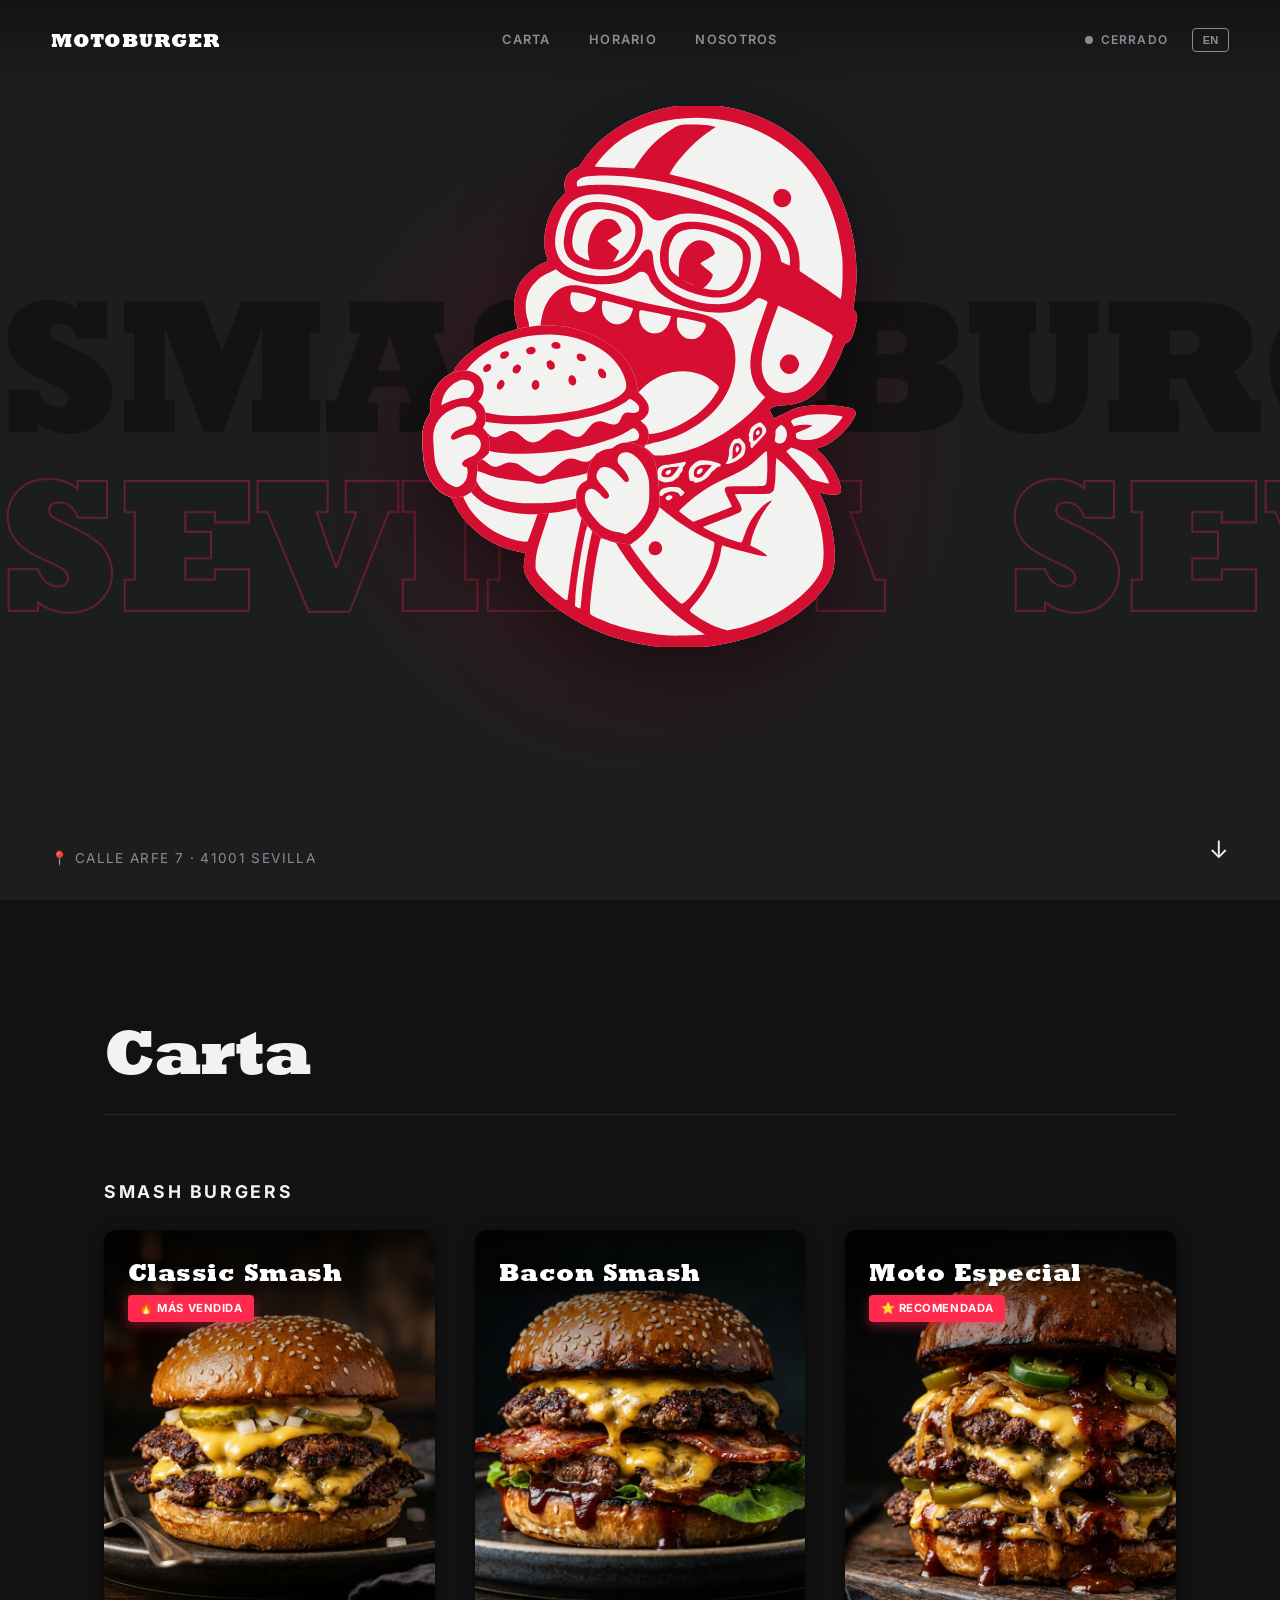
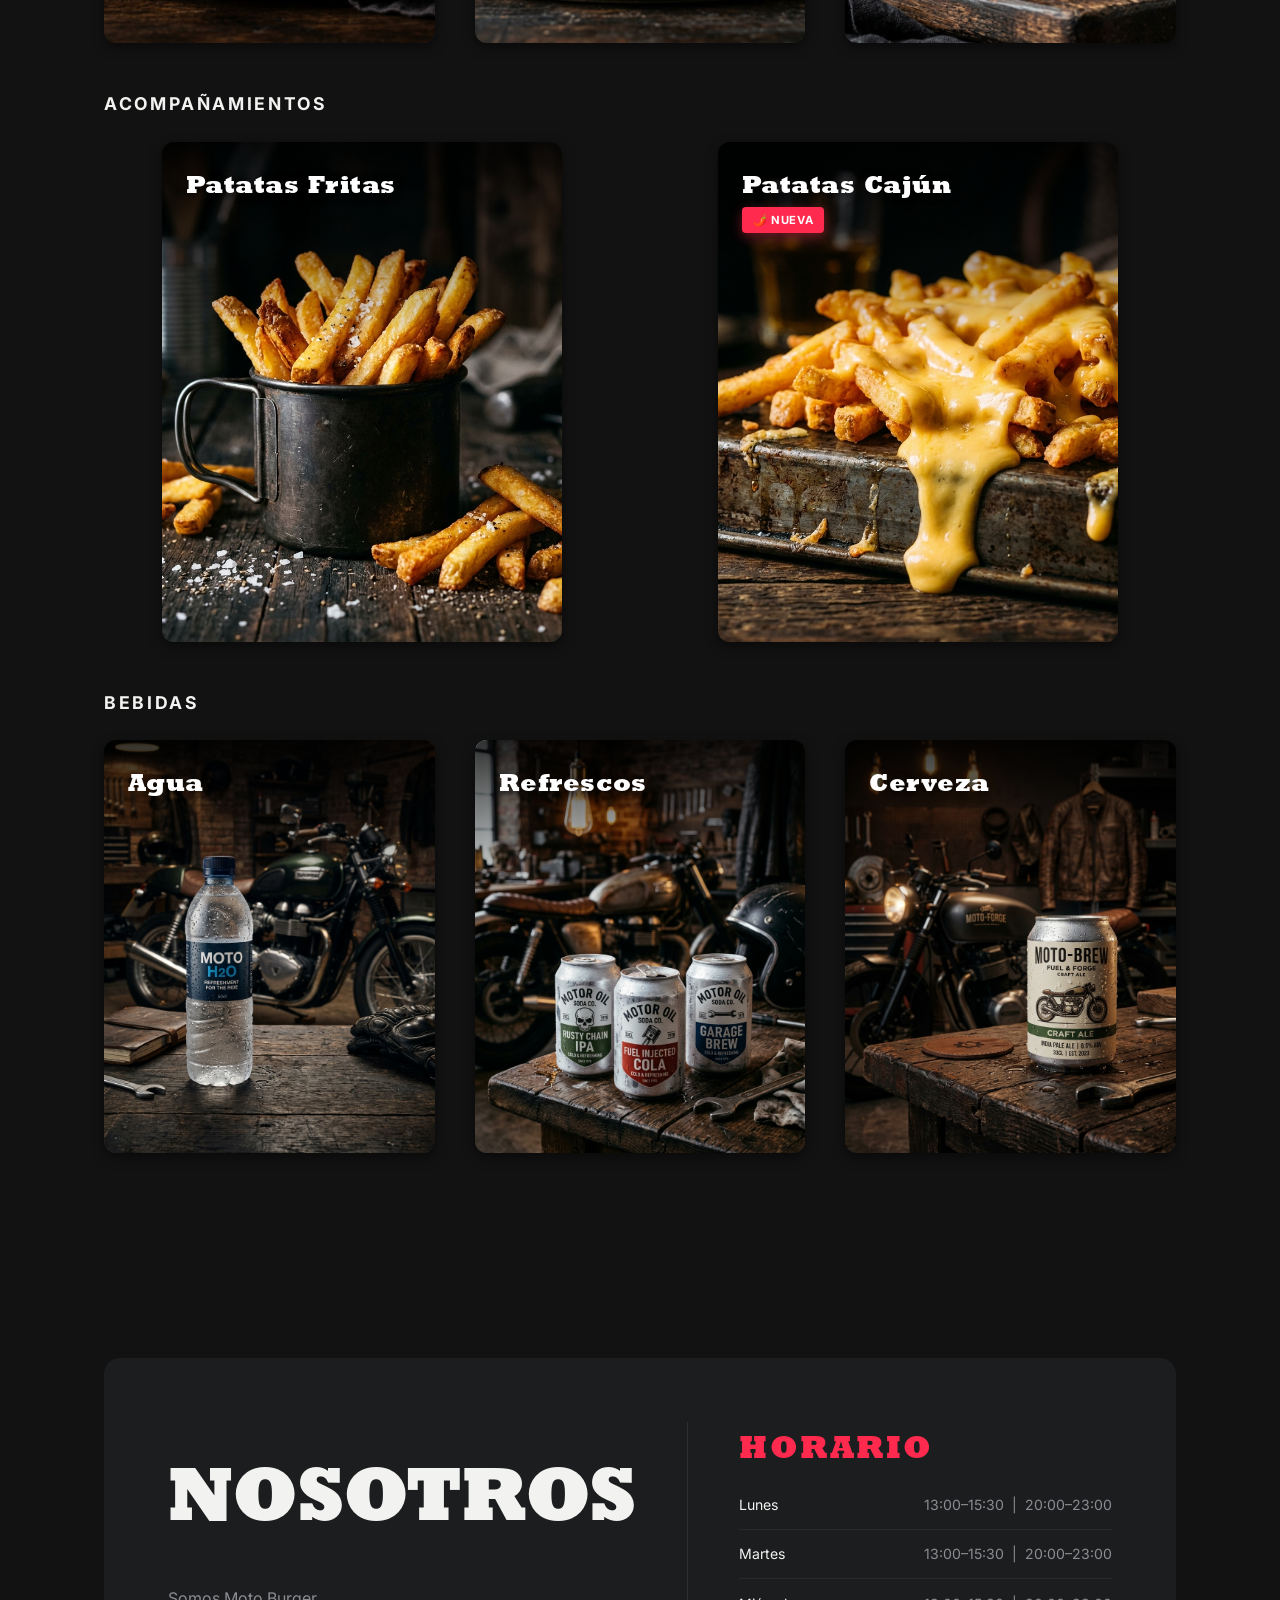
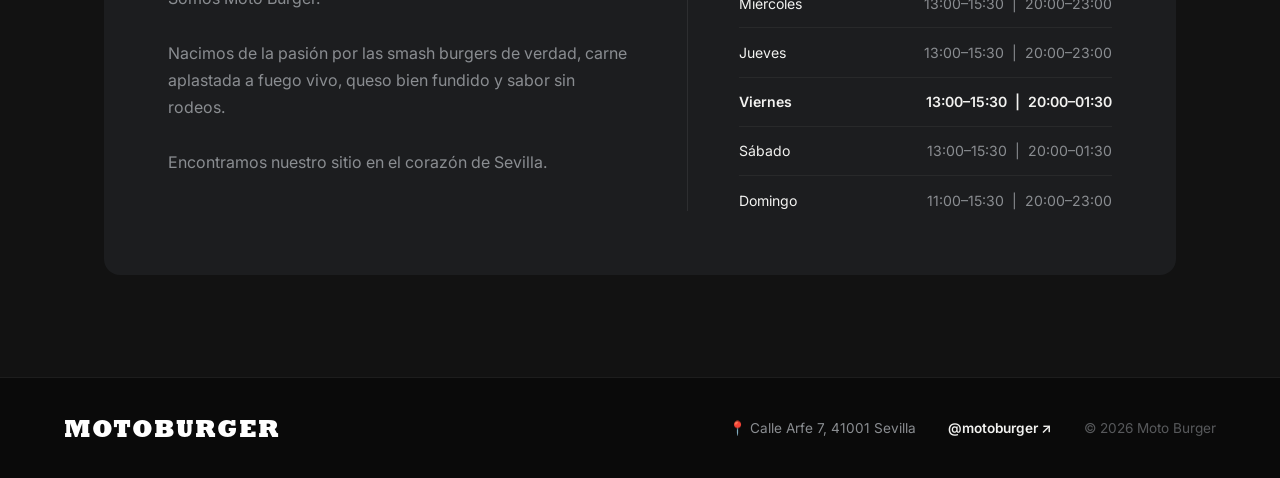
<file: index.html>
<!DOCTYPE html>
<html lang="es">
<head>
  <meta charset="UTF-8">
  <meta name="viewport" content="width=device-width, initial-scale=1.0, maximum-scale=1.0, user-scalable=no, viewport-fit=cover">
  <meta name="description" content="Moto Burger — Smash Burgers en Sevilla. Calle Arfe 7, 41001. Consulta nuestra carta y horario.">
  <title>Moto Burger — Smash Burgers Sevilla</title>
  <link rel="preconnect" href="https://fonts.googleapis.com">
  <link href="https://fonts.googleapis.com/css2?family=Inter:wght@400;500;600;700&display=swap" rel="stylesheet">
  <link rel="icon" type="image/svg+xml" href="assets/mascota_trazo.svg">
  <link rel="stylesheet" href="style.css">
</head>
<body class="loading">

  <!-- NAV -->
  <nav id="navbar">
    <div class="nav-left">
      <a href="#hero" id="nav-brand">MOTOBURGER</a>
    </div>
    <div class="nav-center">
      <a href="#menu" data-i18n="nav_menu" class="nav-link">Carta</a>
      <a href="#schedule" data-i18n="nav_schedule" class="nav-link">Horario</a>
      <a href="#about" data-i18n="nav_about" class="nav-link">Nosotros</a>
    </div>
    <div class="nav-right">
      <div id="status-badge">
        <span id="status-dot"></span>
        <span id="status-text"></span>
      </div>
      <button id="lang-toggle" aria-label="Toggle language">EN</button>
    </div>
  </nav>

  <!-- HERO -->
  <section id="hero">
    <div class="hero-bg-text">
      <div class="marquee" aria-hidden="true">
        <div class="marquee-inner">
          <span>SMASH BURGERS </span>
          <span>SMASH BURGERS </span>
          <span>SMASH BURGERS </span>
          <span>SMASH BURGERS </span>
        </div>
      </div>
      <div class="marquee marquee-reverse" aria-hidden="true">
        <div class="marquee-inner">
          <span class="outline">SEVILLA </span>
          <span class="outline">SEVILLA </span>
          <span class="outline">SEVILLA </span>
          <span class="outline">SEVILLA </span>
        </div>
      </div>
    </div>
    <div class="hero-content">
      <svg id="hero-mascot" viewBox="0 0 958.2 1192.2" xmlns="http://www.w3.org/2000/svg">
  <g id="personaje">
    <g id="cuerpo">
      <path fill="#f2f2f0" d="m 539.11597,1192.6693 c -59.75732,-4.7852 -116.31803,-19.1874 -167.51336,-42.6544 -21.35675,-9.7895 -36.158,-18.1606 -59.10066,-33.4248 -23.21368,-15.4447 -37.87441,-27.2002 -53.32095,-42.7551 -19.74061,-19.8789 -29.79333,-34.549 -33.44397,-48.8053 -1.88449,-7.3593 -1.99593,-10.4625 -0.74408,-20.7126 0.80981,-6.63102 1.83024,-13.85076 2.2676,-16.04396 l 0.79527,-3.98738 -15.54811,-2.99924 C 170.35057,973.15449 137.15922,955.60048 107.103,925.54104 89.447382,907.88342 78.544442,892.66707 69.786748,873.46132 66.911815,867.15648 63.890384,861.99243 63.072441,861.98566 62.254496,861.97866 57.16448,859.75548 51.761335,857.04477 34.975635,848.62345 19.410184,830.64255 11.147705,810.1287 4.2894304,793.10141 2.394804,780.11512 0.37807225,736.31433 -0.60596522,714.93916 3.7588873,697.11762 13.670851,682.04112 c 4.334726,-6.59322 4.461631,-7.16488 3.8695,-17.42261 -0.757157,-13.11764 1.169862,-22.8175 6.901864,-34.73965 8.816086,-18.33716 21.912375,-32.12666 39.347659,-41.43045 6.558473,-3.49973 10.377859,-4.49021 21.368502,-5.54149 12.087589,-1.15621 14.213502,-1.00744 21.966624,1.53717 12.58894,4.13171 19.66969,9.69301 24.24876,19.0452 6.8604,14.01122 4.89193,31.31953 -4.94204,43.45503 l -2.86654,3.53745 5.43207,4.92143 c 7.52704,6.81958 10.8904,16.28496 10.83641,30.49715 -0.0334,8.65019 -0.68424,12.29281 -3.07155,17.17612 l -3.02997,6.19766 5.48886,5.83352 c 4.37232,4.64695 5.84691,7.52986 7.24965,14.17336 2.02314,9.58258 1.33143,34.37564 -1.02496,36.73878 -1.10347,1.10659 2.18976,3.71738 12.59588,9.9855 7.7494,4.66794 16.59227,10.21372 19.65076,12.32396 5.95315,4.10744 46.58158,24.2055 55.88782,27.64655 9.23573,3.41499 36.00498,12.21786 39.80702,13.09026 1.94808,0.44701 4.56667,1.20708 5.81918,1.68906 1.84463,0.70986 2.10631,0.33623 1.37728,-1.96715 -0.89072,-2.81428 6.03967,-24.07241 24.36381,-74.73337 l 7.84711,-21.69528 -11.83005,-10.33557 c -42.47761,-37.11131 -72.47158,-92.63838 -84.60141,-156.62028 -2.80682,-14.8052 -3.58677,-23.6661 -4.13611,-46.98722 -0.59119,-25.10798 -1.06122,-29.93455 -3.7178,-38.18185 -10.17004,-31.5721 -7.35469,-65.13533 7.61796,-90.81917 10.3496,-17.75364 34.68914,-37.97263 54.71782,-45.4543 3.48252,-1.30088 6.32428,-3.03547 6.3148,-3.85464 -0.0133,-0.81916 -1.63148,-6.30185 -3.60477,-12.18376 -3.24537,-9.67353 -3.58595,-12.5447 -3.56823,-30.07796 0.016,-15.47587 0.6164,-21.80905 2.98037,-31.41475 7.04783,-28.63933 19.36524,-51.74745 36.58404,-68.63373 l 7.28178,-7.14101 -1.93036,-6.22697 c -4.05359,-13.07694 1.25891,-31.95682 11.34764,-40.32775 2.7027,-2.24257 8.23048,-5.29472 12.28408,-6.78256 6.89773,-2.53186 7.81431,-3.41522 14.30681,-13.78851 32.12853,-51.333678 93.9239,-94.864956 161.32572,-113.6446974 33.00206,-9.19515124 56.43609,-12.1466682 95.59938,-12.0407532 36.31317,0.09825 56.83787,2.55585096 87.79562,10.5126862 62.9523,16.1801094 120.43547,50.1338984 161.25199,95.2471544 76.37493,84.41487 112.38144,211.88588 92.81633,328.58909 l -2.46536,14.70478 3.0977,3.342 c 7.15872,7.7235 7.51321,11.68414 2.87105,32.08315 -5.71013,25.09308 -11.14921,35.76725 -20.14634,39.5371 -3.65432,1.53121 -4.8385,3.51758 -9.73682,16.33328 -11.28457,29.52466 -25.76657,55.62076 -42.32415,76.26698 -23.17515,28.89788 -52.19148,44.31998 -83.38704,44.31998 -14.591,0 -25.57419,2.39095 -30.70139,6.68344 l -4.12651,3.45479 5.17493,9.61096 c 2.84627,5.28604 5.47486,9.46003 5.84144,9.27555 0.36658,-0.18448 5.46539,-2.66474 11.3307,-5.51166 5.86531,-2.84694 12.16384,-6.02952 13.99675,-7.07242 17.68469,-10.06238 34.35869,-14.50836 61.78231,-16.47386 28.32768,-2.03027 73.20476,2.0834 84.85031,7.77782 2.566,1.25475 5.47524,3.99245 6.46483,6.08374 1.55352,3.28296 1.48942,4.61633 -0.4696,9.76058 -2.57389,6.75868 -14.03271,22.70895 -24.75939,34.46403 -14.6714,16.0781 -38.18476,31.69763 -53.56279,35.58082 -3.4768,0.87794 -6.32146,1.78268 -6.32146,2.01049 0,0.22782 4.95058,5.42005 11.00131,11.53829 17.08789,17.27849 31.98154,41.25594 39.50465,63.5987 7.38913,21.94484 1.79052,28.83424 -20.91882,25.74195 -6.37521,-0.8681 -13.90132,-2.16823 -16.72467,-2.88919 -2.82347,-0.72095 -5.41207,-1.03139 -5.75266,-0.68984 -0.34059,0.34155 1.13294,4.14082 3.27444,8.44285 25.63567,51.49786 37.10954,132.16296 24.16558,169.89162 -5.75997,16.789 -22.32014,40.1144 -42.06822,59.2542 -55.91354,54.1915 -136.57067,89.0357 -233.7589,100.9847 -15.89004,1.9536 -74.33913,3.5175 -88.64607,2.3717 z" id="fondo_mascota" /> 
      <path fill="#d50e32" d="m 539.11597,1192.6693 c -59.75732,-4.7852 -116.31803,-19.1874 -167.51336,-42.6544 -21.35675,-9.7895 -36.158,-18.1606 -59.10066,-33.4248 -23.21368,-15.4447 -37.87441,-27.2002 -53.32095,-42.7551 -19.74061,-19.8789 -29.79333,-34.549 -33.44397,-48.8053 -1.88449,-7.3593 -1.99593,-10.4625 -0.74408,-20.7126 0.80981,-6.63102 1.83024,-13.85076 2.2676,-16.04396 l 0.79527,-3.98738 -15.54811,-2.99924 C 170.35057,973.15449 137.15922,955.60048 107.103,925.54104 89.447382,907.88342 78.544442,892.66707 69.786748,873.46132 66.911815,867.15648 63.890384,861.99243 63.072441,861.98566 62.254496,861.97866 57.16448,859.75548 51.761335,857.04477 34.975635,848.62345 19.410184,830.64255 11.147705,810.1287 4.2894304,793.10141 2.394804,780.11512 0.37807225,736.31433 -0.60596522,714.93916 3.7588873,697.11762 13.670851,682.04112 c 4.334726,-6.59322 4.461631,-7.16488 3.8695,-17.42261 -0.757157,-13.11764 1.169862,-22.8175 6.901864,-34.73965 8.816086,-18.33716 21.912375,-32.12666 39.347659,-41.43045 6.558473,-3.49973 10.377859,-4.49021 21.368502,-5.54149 12.087589,-1.15621 14.213502,-1.00744 21.966624,1.53717 12.58894,4.13171 19.66969,9.69301 24.24876,19.0452 6.8604,14.01122 4.89193,31.31953 -4.94204,43.45503 l -2.86654,3.53745 5.43207,4.92143 c 7.52704,6.81958 10.8904,16.28496 10.83641,30.49715 -0.0334,8.65019 -0.68424,12.29281 -3.07155,17.17612 l -3.02997,6.19766 5.48886,5.83352 c 4.37232,4.64695 5.84691,7.52986 7.24965,14.17336 2.02314,9.58258 1.33143,34.37564 -1.02496,36.73878 -1.10347,1.10659 2.18976,3.71738 12.59588,9.9855 7.7494,4.66794 16.59227,10.21372 19.65076,12.32396 5.95315,4.10744 46.58158,24.2055 55.88782,27.64655 9.23573,3.41499 36.00498,12.21786 39.80702,13.09026 1.94808,0.44701 4.56667,1.20708 5.81918,1.68906 1.84463,0.70986 2.10631,0.33623 1.37728,-1.96715 -0.89072,-2.81428 6.03967,-24.07241 24.36381,-74.73337 l 7.84711,-21.69528 -11.83005,-10.33557 c -42.47761,-37.11131 -72.47158,-92.63838 -84.60141,-156.62028 -2.80682,-14.8052 -3.58677,-23.6661 -4.13611,-46.98722 -0.59119,-25.10798 -1.06122,-29.93455 -3.7178,-38.18185 -10.17004,-31.5721 -7.35469,-65.13533 7.61796,-90.81917 10.3496,-17.75364 34.68914,-37.97263 54.71782,-45.4543 3.48252,-1.30088 6.32428,-3.03547 6.3148,-3.85464 -0.0133,-0.81916 -1.63148,-6.30185 -3.60477,-12.18376 -3.24537,-9.67353 -3.58595,-12.5447 -3.56823,-30.07796 0.016,-15.47587 0.6164,-21.80905 2.98037,-31.41475 7.04783,-28.63933 19.36524,-51.74745 36.58404,-68.63373 l 7.28178,-7.14101 -1.93036,-6.22697 c -4.05359,-13.07694 1.25891,-31.95682 11.34764,-40.32775 2.7027,-2.24257 8.23048,-5.29472 12.28408,-6.78256 6.89773,-2.53186 7.81431,-3.41522 14.30681,-13.78851 32.12853,-51.333678 93.9239,-94.864956 161.32572,-113.6446974 33.00206,-9.19515124 56.43609,-12.1466682 95.59938,-12.0407532 36.31317,0.09825 56.83787,2.55585096 87.79562,10.5126862 62.9523,16.1801094 120.43547,50.1338984 161.25199,95.2471544 76.37493,84.41487 112.38144,211.88588 92.81633,328.58909 l -2.46536,14.70478 3.0977,3.342 c 7.15872,7.7235 7.51321,11.68414 2.87105,32.08315 -5.71013,25.09308 -11.14921,35.76725 -20.14634,39.5371 -3.65432,1.53121 -4.8385,3.51758 -9.73682,16.33328 -11.28457,29.52466 -25.76657,55.62076 -42.32415,76.26698 -23.17515,28.89788 -52.19148,44.31998 -83.38704,44.31998 -14.591,0 -25.57419,2.39095 -30.70139,6.68344 l -4.12651,3.45479 5.17493,9.61096 c 2.84627,5.28604 5.47486,9.46003 5.84144,9.27555 0.36658,-0.18448 5.46539,-2.66474 11.3307,-5.51166 5.86531,-2.84694 12.16384,-6.02952 13.99675,-7.07242 17.68469,-10.06238 34.35869,-14.50836 61.78231,-16.47386 28.32768,-2.03027 73.20476,2.0834 84.85031,7.77782 2.566,1.25475 5.47524,3.99245 6.46483,6.08374 1.55352,3.28296 1.48942,4.61633 -0.4696,9.76058 -2.57389,6.75868 -14.03271,22.70895 -24.75939,34.46403 -14.6714,16.0781 -38.18476,31.69763 -53.56279,35.58082 -3.4768,0.87794 -6.32146,1.78268 -6.32146,2.01049 0,0.22782 4.95058,5.42005 11.00131,11.53829 17.08789,17.27849 31.98154,41.25594 39.50465,63.5987 7.38913,21.94484 1.79052,28.83424 -20.91882,25.74195 -6.37521,-0.8681 -13.90132,-2.16823 -16.72467,-2.88919 -2.82347,-0.72095 -5.41207,-1.03139 -5.75266,-0.68984 -0.34059,0.34155 1.13294,4.14082 3.27444,8.44285 25.63567,51.49786 37.10954,132.16296 24.16558,169.89162 -5.75997,16.789 -22.32014,40.1144 -42.06822,59.2542 -55.91354,54.1915 -136.57067,89.0357 -233.7589,100.9847 -15.89004,1.9536 -74.33913,3.5175 -88.64607,2.3717 z m 77.93656,-28.3019 5.95328,-0.9462 -13.28491,-7.8812 c -46.54426,-27.6126 -94.17265,-72.1499 -138.15323,-129.1874 -15.73462,-20.4058 -40.10669,-55.31042 -42.1013,-60.29549 -1.67107,-4.17669 -2.70643,-4.98715 -7.3155,-5.72626 -2.95303,-0.47353 -9.93634,-2.64268 -15.51879,-4.82034 -5.5823,-2.17767 -10.82948,-3.96216 -11.66049,-3.96554 -1.78598,-0.007 -2.04553,0.8469 -7.10555,23.38782 -8.49068,37.82271 -20.23757,132.88231 -17.64802,142.81281 1.23264,4.7271 40.06722,20.9185 72.92024,30.4029 30.05169,8.6757 68.34413,15.444 100.64329,17.7889 10.41372,0.756 66.15023,-0.4382 73.27098,-1.57 z m 73.09795,-13.0961 c 33.36732,-7.5049 77.3883,-25.7242 106.23906,-43.97 36.90835,-23.3416 67.10907,-53.015 80.28587,-78.8842 4.88328,-9.5872 5.67563,-12.9566 6.99945,-29.76512 3.968,-50.38147 -12.10252,-111.82924 -40.75399,-155.82839 -13.74748,-21.11135 -34.16154,-43.9971 -53.33762,-59.79527 l -9.47232,-7.80379 -0.85061,10.95706 c -0.4679,6.02638 -0.85593,16.0703 -0.86233,22.31984 -0.0146,13.98027 -2.2792,34.40355 -4.25502,38.37245 -0.80702,1.62103 -3.62995,4.02727 -6.2732,5.34719 -4.34234,2.16847 -8.37299,2.35973 -41.79724,1.9835 -20.34527,-0.22901 -36.9914,0.0991 -36.9914,0.72915 0,0.63005 3.29924,7.13373 7.33164,14.4526 7.44639,13.51543 8.86487,19.44884 5.66535,23.69911 -0.91646,1.21743 -10.36426,5.50769 -20.99512,9.53388 -10.63086,4.02619 -28.02684,10.72414 -38.6577,14.88434 -10.63086,4.1602 -20.49523,8.01209 -21.92064,8.5598 -2.23468,0.85859 -1.72546,1.505 3.69501,4.69062 16.15212,9.49257 64.11938,28.44723 76.83748,30.36295 2.67125,0.40238 3.49519,-1.01915 8.12425,-14.01708 10.27413,-28.84838 20.106,-45.64586 35.74183,-61.06422 8.95499,-8.83049 23.31312,-18.67261 24.90768,-17.07355 0.31246,0.31346 -1.43446,2.92974 -3.88242,5.81393 -17.50327,20.62351 -35.96539,58.21144 -41.42812,84.34559 l -1.74213,8.3347 13.499,6.612 c 13.40009,6.56351 27.77954,17.40845 23.22967,17.51945 -9.4678,0.2314 -62.25793,-12.37964 -86.30235,-20.61666 -5.44381,-1.86494 -10.63633,-3.39078 -11.53879,-3.39078 -0.97549,0 -2.00954,2.84618 -2.5498,7.01819 -5.04364,38.94591 -28.35995,87.02281 -59.41435,122.50871 -8.67504,9.9129 -10.71562,13.0092 -9.69067,14.7048 3.49306,5.7782 39.51563,27.5853 57.76645,34.9703 6.68898,2.7066 22.99866,7.6748 25.83346,7.8693 0.64492,0.044 8.0968,-1.4771 16.55962,-3.3804 z m -340.40371,-51.6822 c 0.42816,-3.8599 1.38674,-13.6354 2.1299,-21.7229 3.23311,-35.1789 10.10473,-80.22162 18.113,-118.72894 l 4.67505,-22.47951 -5.03191,-6.1581 -5.03189,-6.1581 -1.6283,4.00198 c -6.99343,17.18732 -23.46828,118.71917 -25.38423,156.43827 l -0.82661,16.2731 4.53294,2.7712 c 6.6462,4.0633 7.58345,3.5934 8.45205,-4.237 z m 230.88102,-9.0357 c 19.10903,-15.8123 43.0256,-52.9362 53.65567,-83.2856 4.44803,-12.69966 9.47487,-35.30719 9.47487,-42.61265 0,-4.4445 -0.22248,-4.61427 -15.21019,-11.60847 -27.07346,-12.63417 -64.1727,-36.28381 -92.05663,-58.68315 l -13.28877,-10.67489 -3.44508,8.86011 c -5.68201,14.61318 -16.23876,31.53204 -29.19548,46.79038 -5.86437,6.90627 -28.41206,25.56767 -30.89202,25.56767 -2.9697,0 -0.33832,4.88371 11.56411,21.46214 26.93068,37.51056 54.80714,69.56586 82.76651,95.17346 8.62973,7.9038 16.69372,14.3705 17.92024,14.3705 1.22638,0 5.14441,-2.4117 8.70677,-5.3595 z M 504.89858,986.92444 c -7.19458,-3.91826 -7.99254,-15.69965 -1.58095,-23.34101 9.47605,-11.29348 27.36817,-2.42638 25.3629,12.56951 -1.4394,10.7643 -13.64469,16.2923 -23.78195,10.7715 z m -180.4546,70.22136 c 5.31609,-44.6071 13.94662,-93.60242 24.48937,-139.02693 l 2.32706,-10.02598 -4.91326,-8.43468 c -6.11258,-10.49345 -8.42937,-22.00488 -7.54531,-37.48926 1.06121,-18.58808 7.9063,-30.49038 20.59228,-35.80592 4.21742,-1.76715 4.42924,-2.19066 4.4295,-8.85616 5.4e-4,-17.50812 5.47048,-33.91869 14.9756,-44.9289 2.14083,-2.47978 3.39613,-4.94365 2.7896,-5.47525 -0.60638,-0.5316 -6.80134,-2.91196 -13.76639,-5.2897 -6.96505,-2.37772 -17.68029,-6.98218 -23.81167,-10.23212 -6.13137,-3.24995 -11.3271,-5.90898 -11.54612,-5.90898 -0.52493,0 -6.46355,16.25374 -9.03589,24.73077 -1.11561,3.67619 -8.42271,24.73075 -16.23809,46.78793 -25.67697,72.4668 -49.78739,145.42823 -53.45186,161.75249 -2.41064,10.73893 -3.64861,20.25107 -3.745,28.77539 -0.13863,12.2591 0.0293,13.0312 4.52162,20.7203 9.19679,15.7434 61.74366,63.8195 65.39121,59.8276 0.524,-0.5734 2.5658,-14.5778 4.53735,-31.1206 z m -91.46421,-98.76623 c 1.30861,-0.83173 28.83288,-79.62968 38.40321,-109.94267 0.54426,-1.72381 -1.0611,-2.60158 -7.7574,-4.24152 -23.90472,-5.85434 -49.25483,-15.71947 -80.32428,-31.25868 -15.41815,-7.71134 -23.66397,-12.32512 -40.71467,-22.78139 -17.9517,-11.00871 -19.4215,-10.6836 -20.61521,4.55972 -2.68871,34.33229 -3.31071,38.09575 -7.56492,45.76872 -4.63438,8.35861 -6.8396,10.49733 -16.816349,16.30977 l -6.960117,4.05496 5.159736,10.29131 c 14.55235,29.02502 42.40614,55.63535 75.41167,72.04512 22.50117,11.18716 55.36567,19.27034 61.77833,15.19466 z m 230.63135,-25.61684 c 4.86526,-4.07733 12.29074,-11.8976 16.50108,-17.37838 16.61202,-21.6248 20.4362,-34.40542 20.18079,-67.44738 -0.13197,-17.13656 -0.72129,-23.46185 -2.96198,-31.81643 -5.63335,-21.00427 -20.03242,-41.50406 -34.82271,-49.57678 -15.95575,-8.7088 -32.03375,-1.84157 -32.03375,13.68225 0,4.93813 0.95057,6.54308 9.34395,15.77683 15.68183,17.25173 20.16905,31.1535 10.42345,32.29258 -2.82481,0.33019 -4.51403,-0.84589 -8.64012,-6.01559 -14.44319,-18.09658 -27.27234,-27.11299 -38.6077,-27.13384 -8.0468,-0.0148 -12.56014,2.91872 -16.54656,10.75495 -5.3057,10.42949 -2.89452,17.14998 11.59745,32.32432 14.40357,15.08168 17.03869,21.53679 10.53621,25.80947 -2.91733,1.91696 -3.61503,1.92385 -7.1878,0.0711 -2.1763,-1.12858 -5.94342,-4.56735 -8.37151,-7.64169 -5.27358,-6.67722 -15.06637,-13.20786 -19.79514,-13.20093 -5.49006,0.008 -11.61691,4.59551 -13.40863,10.0396 -4.53068,13.7672 1.34863,32.60876 15.27205,48.94191 3.99548,4.68698 9.54352,11.17606 12.32887,14.42014 10.02381,11.67463 26.70154,20.20578 44.2752,22.648 5.30622,0.7374 10.95158,2.22046 12.54534,3.29569 3.6021,2.43009 6.45144,0.98183 19.37151,-9.84579 z m 157.66949,-26.09455 c 46.10542,-17.48476 61.13541,-23.57892 61.13541,-24.78841 0,-0.6778 -3.59917,-8.43256 -7.99815,-17.23282 -8.34126,-16.68697 -9.40461,-21.12416 -5.90342,-24.63528 2.46183,-2.46876 4.80435,-2.5909 51.65719,-2.69362 40.06643,-0.0879 37.40238,0.95006 39.08825,-15.22859 1.67616,-16.08502 1.40834,-59.96663 -0.37697,-61.75943 -1.13201,-1.13675 -4.55641,1.52873 -13.54551,10.54332 -20.90409,20.9633 -36.27746,31.14865 -68.72138,45.53033 -29.82386,13.2203 -51.93114,26.02296 -74.18143,42.95975 -13.98355,10.64415 -35.99165,30.65598 -35.99165,32.72695 0,1.20056 28.41727,22.2052 31.50975,23.29043 0.10131,0.0354 10.5986,-3.88523 23.32791,-8.71263 z m -72.77283,-41.29207 c 4.11839,-4.13015 4.11839,-5.74692 -5.2e-4,-7.62894 -2.4593,-1.1237 -4.25742,-1.08616 -7.23592,0.15105 -4.99017,2.07287 -6.19603,5.08516 -3.3139,8.27886 3.05489,3.38511 6.64806,3.11233 10.55034,-0.80097 z m -18.51676,-8.1385 c 0.99391,-2.59746 9.08363,-6.79035 15.39056,-7.97689 2.65978,-0.50037 8.21183,-0.14089 12.42392,0.80441 6.4597,1.44972 7.81379,2.27999 8.92326,5.47184 1.66814,4.79891 3.60743,4.74678 8.35685,-0.22458 3.71261,-3.88606 3.74754,-4.05586 1.37582,-6.68399 -1.33849,-1.48315 -3.09807,-2.69663 -3.91043,-2.69663 -0.8122,0 -2.06885,-1.3535 -2.79268,-3.00779 -1.3477,-3.08074 -3.65875,-3.52905 -19.97816,-3.87549 -8.95379,-0.19007 -19.69196,2.79083 -23.66117,6.56835 -3.91855,3.72924 -5.13707,11.52799 -1.99954,12.79758 3.1434,1.27195 5.08336,0.88313 5.87157,-1.17681 z M 83.366925,837.08395 c 5.157207,-2.45415 11.604241,-10.01959 14.537155,-17.0589 1.978746,-4.74926 2.70044,-18.78133 1.171462,-22.77707 -0.444958,-1.163 -1.811179,-2.11454 -3.035958,-2.11454 -3.415737,0 -8.152109,-3.86782 -8.152109,-6.65722 0,-4.69587 6.458765,-10.40368 16.036395,-14.17202 15.95443,-6.2772 25.18802,-16.89085 25.258,-29.03286 0.0374,-6.38715 -2.53221,-11.42465 -8.51095,-16.689 -8.58255,-7.55687 -21.855313,-6.80153 -41.384909,2.3552 -10.031273,4.70323 -13.439815,5.02618 -15.346305,1.45392 -4.382183,-8.21139 13.353969,-22.08283 32.83544,-25.68054 12.956984,-2.3928 15.748734,-4.13872 19.757934,-12.35655 2.90212,-5.94846 3.4256,-8.42585 2.69578,-12.7578 -3.03677,-18.02545 -22.794301,-25.23479 -46.328965,-16.90501 -32.666815,11.56201 -50.528133,37.42766 -48.535395,70.28598 2.40744,39.69481 3.359752,47.79232 6.844809,58.20363 6.733103,20.11451 18.006218,34.48996 32.899024,41.95309 9.321165,4.67104 12.799965,5.02321 19.258592,1.94969 z M 894.98488,826.214 C 887.85883,809.07025 874.52859,789.87731 861.1141,777.44644 849.62223,766.7973 837.94414,759.86737 824.2156,755.55048 l -10.83162,-3.40597 -5.44726,3.7819 c -2.99611,2.08004 -5.4702,4.27008 -5.49792,4.86674 -0.0281,0.59668 7.3331,8.71773 16.35767,18.04677 9.02456,9.32906 21.1123,22.67673 26.86162,29.66151 5.74934,6.98477 11.11276,12.96043 11.91843,13.27923 4.18636,1.65629 33.8812,9.26915 36.47491,9.35104 2.97142,0.0938 2.98552,0.0191 0.93345,-4.9177 z m -339.84837,-2.14666 c 0.97818,-1.3414 3.7418,-3.43743 6.14138,-4.65783 2.82988,-1.43919 4.72597,-3.61691 5.39581,-6.1973 0.56814,-2.18813 2.37611,-4.99449 4.01787,-6.23639 1.66908,-1.26253 3.10581,-3.92863 3.25899,-6.04758 0.15061,-2.08429 0.32271,-4.20978 0.3823,-4.72333 0.06,-0.51354 1.60789,-2.55645 3.4408,-4.53978 3.53091,-3.82075 4.45496,-8.56631 1.66628,-8.55775 -0.91646,0.003 -9.16454,1.49266 -18.32909,3.31075 -9.16453,1.81808 -19.37148,3.31968 -22.68219,3.33688 -6.90359,0.0358 -14.06859,3.43039 -17.78933,8.42803 -4.09038,5.49411 -3.09448,26.35996 1.25811,26.35996 1.04415,0 3.91469,1.08375 6.37919,2.40833 3.95708,2.12692 5.68428,2.24162 14.7811,0.98165 7.25778,-1.00525 10.82574,-2.14716 12.07878,-3.86564 z m -24.32261,-7.82676 c -4.06212,-1.96607 -4.84286,-5.33336 -2.52595,-10.89424 2.65391,-6.36963 7.5857,-8.57632 23.02625,-10.30291 7.18434,-0.80336 13.5274,-1.74883 14.09552,-2.10103 2.17949,-1.35075 0.80648,1.27887 -5.55616,10.64191 -4.41338,6.49458 -8.16997,10.45258 -11.3759,11.98569 -5.34223,2.55477 -13.15788,2.85149 -17.66376,0.67058 z m 15.11609,-6.8601 c 6.08925,-5.25263 1.18199,-11.39568 -5.56297,-6.96373 -4.25849,2.79819 -5.35556,5.54629 -3.23645,8.10689 2.30293,2.78278 4.59306,2.48526 8.79942,-1.14316 z m 75.57483,13.38082 c 7.02531,-4.1904 10.03328,-7.00661 13.33025,-12.48068 2.34173,-3.88808 5.45739,-7.44694 6.92372,-7.90858 1.46632,-0.46162 3.64035,-2.07395 4.83102,-3.58292 1.19079,-1.50896 4.18276,-3.39997 6.64885,-4.20222 6.42157,-2.08897 6.46183,-5.33396 0.0987,-7.8875 -16.60335,-6.6622 -38.36003,-8.69573 -46.70955,-4.36581 -7.11582,3.69013 -15.05971,11.71656 -17.6927,17.87633 -2.07031,4.84369 -2.27094,7.13549 -1.25424,14.33485 1.48738,10.53282 1.96115,11.33503 6.69244,11.33503 2.19536,0 4.11252,0.87485 4.57694,2.0886 1.33143,3.4794 12.19784,0.97078 22.5553,-5.2071 z m -20.06999,-5.72771 c -2.39372,-1.73527 -2.99931,-3.47171 -2.99931,-8.60003 0,-13.79545 14.5061,-21.18548 34.93683,-17.79825 l 4.94365,0.81962 -6.94319,8.01478 c -16.18051,18.67745 -16.00803,18.52466 -21.61046,19.14661 -3.58329,0.3978 -6.31039,-0.12057 -8.32752,-1.58273 z m 13.54499,-9.97153 c 4.55094,-5.42379 4.57494,-9.25501 0.0574,-9.25501 -5.88182,0 -12.45364,9.06188 -9.04842,12.47677 1.99246,1.99814 5.73641,0.65651 8.99058,-3.22176 z m 72.24028,-23.18302 c 9.65935,-4.43475 19.7858,-12.12641 21.79921,-16.55799 2.81121,-6.18726 3.99853,-15.73131 2.59232,-20.83829 -1.35022,-4.90416 -10.96332,-15.51562 -14.05567,-15.51562 -0.90885,0 -2.05539,0.65397 -2.54794,1.45326 -0.49269,0.79929 -2.04539,1.15173 -3.45066,0.78321 -6.49196,-1.70247 -16.19211,16.99919 -15.65997,30.1917 0.15637,3.8744 -0.39137,8.31047 -1.21718,9.85791 -0.82593,1.54743 -1.15427,3.16175 -0.72983,3.58738 0.4243,0.42561 -0.49655,2.83156 -2.04646,5.34654 -1.55003,2.51498 -2.81813,5.03206 -2.81813,5.59351 0,1.88409 10.41143,-0.35595 18.13431,-3.90161 z m -4.11905,-8.85599 c 0.51468,-1.62613 0.8726,-7.11392 0.79542,-12.19511 -0.15544,-10.2439 2.16709,-17.49463 6.31719,-19.72202 4.11878,-2.21053 6.68019,-1.75193 10.2587,1.83684 2.51887,2.52599 3.27204,4.6867 3.27204,9.38745 0,5.26178 -0.72664,6.88781 -5.25425,11.75774 -2.88986,3.10834 -7.74514,7.05556 -10.7895,8.77159 l -5.53538,3.12008 z m 13.23613,-14.9438 c 2.67524,-3.8302 2.64631,-8.25739 -0.0693,-10.51699 -1.82144,-1.51595 -2.42278,-1.40163 -3.99908,0.76022 -1.95994,2.68802 -2.39397,7.09095 -1.04615,10.61328 1.1132,2.9091 2.66539,2.64913 5.11387,-0.85651 z m -152.14078,7.66237 c 19.65343,-2.97076 35.82873,-7.0677 53.38199,-13.52077 52.16189,-19.17621 109.3574,-58.23512 146.26616,-99.88553 l 11.63876,-13.1339 -8.48137,-8.50534 c -18.14165,-18.19296 -26.83296,-47.35198 -23.29245,-78.14438 2.37211,-20.63113 8.93418,-43.00768 28.53937,-97.31874 4.8486,-13.43175 8.81554,-25.01936 8.81554,-25.75023 0,-1.46202 -13.37088,-7.77223 -18.66232,-8.80741 -2.68285,-0.52486 -4.93525,0.88758 -11.55252,7.24437 -9.21039,8.84764 -25.222,17.5007 -38.75287,20.94286 -52.52765,13.36278 -131.0898,-5.66146 -170.60862,-41.31382 -6.651,-6.0003 -20.36327,-24.75005 -20.36327,-27.84421 0,-0.80913 -1.26118,-4.08372 -2.80255,-7.27686 -3.07782,-6.37604 -8.10559,-9.74318 -14.54821,-9.74318 -5.04538,0 -6.91773,0.96548 -17.61165,9.08121 -16.69626,12.67104 -33.67098,17.5767 -64.34785,18.59641 -17.83747,0.59292 -23.99576,0.25124 -37.62579,-2.08762 -24.9986,-4.28968 -47.55429,-13.45836 -62.7589,-25.51099 l -6.37704,-5.05509 -16.60296,7.99875 c -14.93346,7.19448 -17.67948,9.09121 -27.31151,18.86381 -13.25466,13.44831 -18.54529,23.43084 -21.61126,40.77726 -2.56033,14.48574 -1.26889,30.02781 3.62384,43.6117 2.56567,7.12297 2.8724,10.56462 2.74002,30.74635 -0.17981,27.42883 1.36076,42.31031 7.46387,72.10221 8.40219,41.01461 20.57736,67.56125 47.39805,103.34631 19.87926,26.52349 37.4845,40.77316 71.11695,57.56197 22.03022,10.99719 32.13388,14.7375 47.5223,17.59247 8.77169,1.62739 8.98338,1.59741 13.5867,-1.92368 2.57194,-1.96726 7.49893,-4.65131 10.9488,-5.96455 l 6.27241,-2.38774 -4.61266,-0.86779 c -6.50862,-1.22449 -34.08262,-13.08588 -49.1026,-21.12231 -27.11876,-14.50981 -57.32468,-38.33006 -74.65772,-58.87462 -18.24203,-21.62197 -32.95208,-47.6802 -40.58924,-71.90199 -4.36405,-13.84131 -11.04956,-53.27405 -12.12532,-71.5187 -1.1076,-18.78601 3.07823,-51.71935 8.62734,-67.87632 8.89605,-25.90266 27.68863,-46.62331 47.53135,-52.40807 17.72442,-5.16719 32.38955,-3.91881 62.54893,5.32453 69.03464,21.15798 120.54147,33.43618 196.621,46.87055 48.15282,8.50295 60.6907,12.414 78.35047,24.44045 11.20645,7.63171 19.48386,17.57881 26.40039,31.72548 9.42915,19.28611 12.71691,41.00143 10.01474,66.14753 -6.70978,62.44149 -43.62786,111.82742 -108.4544,145.08088 -20.74119,10.63944 -37.93919,16.74928 -67.95502,24.14205 -14.47529,3.5652 -26.32254,6.92483 -26.32721,7.46581 0,0.54101 2.54087,2.63056 5.65681,4.64347 3.11595,2.01289 8.86302,6.53313 12.77117,10.04495 7.08743,6.36864 7.13048,6.3851 16.66279,6.37724 5.25638,-0.004 15.44229,-0.89749 22.63556,-1.98478 z m 185.35492,-17.29224 c 1.16547,-1.78383 7.7586,-8.88039 14.65114,-15.77012 13.58804,-13.58218 15.64942,-17.69202 12.74104,-25.40121 -0.90846,-2.40816 -3.84125,-6.30289 -6.51716,-8.65498 -4.68557,-4.11833 -5.06761,-4.21666 -10.32945,-2.65863 -7.07916,2.09614 -17.60526,11.25253 -17.65378,15.35651 -0.02,1.6908 -0.95445,4.85442 -2.07632,7.03026 -1.49004,2.88944 -1.6728,4.64419 -0.6781,6.50818 0.74916,1.40365 0.98723,4.43139 0.52908,6.7283 -0.62425,3.13057 -0.23875,4.61185 1.53978,5.91605 1.70319,1.24894 2.16442,2.83207 1.63481,5.61077 -0.74716,3.91966 0.83154,8.57819 2.90706,8.57819 0.62306,0 2.08645,-1.45949 3.2519,-3.24332 z m 0.33061,-13.57345 c -1.52952,-3.99714 -0.80902,-16.73807 1.16279,-20.56191 4.08398,-7.91978 12.97605,-11.89105 16.6596,-7.4402 2.17202,2.62463 2.07364,10.60186 -0.1701,13.7932 -0.98977,1.40774 -5.18413,5.65698 -9.32091,9.44275 -5.94901,5.44437 -7.69061,6.44068 -8.33138,4.76616 z m 12.45923,-14.5244 c 2.18536,-2.64067 1.23105,-7.97081 -1.52125,-8.49667 -2.79988,-0.53497 -6.7723,5.26796 -5.63709,8.23473 1.03736,2.71081 5.01137,2.85624 7.15834,0.26194 z m 53.69952,18.00956 c 10.81402,-8.53043 9.67216,-29.02911 -2.01393,-36.15604 l -4.25488,-2.59485 -5.68908,5.59922 c -5.48979,5.40313 -5.68908,5.89071 -5.68908,13.92305 0,4.5781 -0.59666,9.89748 -1.32582,11.82084 -3.06021,8.07192 11.11475,13.60644 18.97279,7.40778 z m 71.6255,-7.61176 c 17.89252,-4.97594 35.34841,-18.14141 53.12382,-40.06645 3.0631,-3.77824 5.5693,-7.46111 5.5693,-8.18414 0,-0.72304 -2.24942,-1.65783 -4.99876,-2.07729 -40.8928,-6.23897 -77.06587,-4.13207 -100.16783,5.83427 -9.58578,4.13538 -10.18803,5.2833 -6.07593,11.58186 l 3.45388,5.29029 6.86254,-1.78514 c 7.10699,-1.84875 23.95403,-2.15135 30.9424,-0.55576 l 3.99907,0.91306 -5.99861,3.19278 c -3.29923,1.75602 -11.69727,5.3727 -18.66232,8.03704 -6.96506,2.66435 -12.60374,5.55803 -12.53043,6.43039 0.0734,0.87237 0.22328,3.36963 0.33325,5.54948 0.23756,4.70963 2.67765,6.26795 12.43858,7.94384 8.67612,1.48963 21.95716,0.60834 31.71104,-2.10423 z m -352.08954,-11.9747 c 15.3883,-3.14067 32.82504,-9.29385 50.36377,-17.77267 37.4417,-18.10061 64.44929,-41.47523 82.4999,-71.40219 7.30271,-12.1075 7.16407,-13.1423 -2.88853,-21.5691 -45.92441,-38.49675 -113.58987,-33.32134 -161.15669,12.32614 -11.92137,11.4402 -19.02639,20.93772 -25.75362,34.42558 -7.79472,15.6278 -12.18944,32.05156 -13.1139,49.00873 l -0.77754,14.25951 5.8593,0.77903 c 19.17594,2.54964 52.3429,2.52154 64.96731,-0.0551 z M 55.894907,652.37423 c 12.535088,-6.22958 25.787611,-9.57722 38.053959,-9.61255 7.549574,-0.0218 8.368844,-0.34114 12.917524,-5.03621 10.13537,-10.46137 10.29361,-21.78178 0.4335,-31.01993 -2.77669,-2.60155 -5.2769,-3.39473 -12.068121,-3.82838 -7.423473,-0.47403 -9.724005,-0.004 -17.250658,3.52867 -15.399757,7.22682 -27.841933,21.52267 -32.890893,37.79103 -2.581933,8.31929 -3.315763,15.20025 -1.525779,14.30719 0.549872,-0.27434 6.098583,-3.03276 12.330468,-6.12982 z M 813.32,630.53891 c 19.00332,-4.04915 39.36152,-20.28704 55.09707,-43.94596 12.84075,-19.30656 28.7544,-54.09551 35.87796,-78.43331 0.98776,-3.37474 -1.02063,-4.90517 -27.25757,-20.77109 -26.10699,-15.78729 -91.2396,-49.3059 -92.54169,-47.62388 -0.95325,1.23122 -21.05485,57.00234 -24.73306,68.62061 -11.20152,35.38253 -14.43305,60.4695 -10.14231,78.73834 7.44627,31.70473 33.93385,49.75767 63.6996,43.41529 z m -13.5979,-42.86769 c -6.64153,-3.41396 -11.99722,-11.88959 -11.99722,-18.98625 0,-6.21533 4.97124,-15.07026 10.32266,-18.38697 6.01315,-3.7269 15.72248,-3.84082 21.94811,-0.25752 5.00257,2.87937 10.38599,12.39957 10.38599,18.3669 0,5.94066 -4.95444,15.05985 -9.82051,18.07579 -7.04464,4.36616 -13.89638,4.75679 -20.83903,1.18805 z M 603.20614,511.69218 c 6.89108,-2.62735 13.70549,-9.36138 17.8112,-17.60095 5.53805,-11.11405 5.37716,-14.03208 -0.92019,-16.68232 -2.74935,-1.15706 -16.63293,-4.47992 -30.85256,-7.3841 -20.89021,-4.26664 -26.0686,-4.94037 -26.97333,-3.50943 -1.65681,2.62064 -1.39595,18.05089 0.40724,24.08632 2.05073,6.86382 10.92747,16.86679 17.70961,19.95622 5.94663,2.70885 17.21868,3.26917 22.81803,1.13426 z m -74.57893,-15.36553 c 8.90472,-5.23327 16.27288,-16.74315 18.50423,-28.90577 l 0.8946,-4.87582 -6.45464,-1.37153 c -42.5773,-9.04728 -60.90332,-12.34282 -62.07917,-11.16363 -0.73304,0.73506 -1.36129,5.78387 -1.39621,11.21954 -0.11998,18.68597 9.63575,33.36136 25.68616,38.63877 5.86051,1.92692 18.6398,0.10535 24.84503,-3.54156 z m -90.84677,-16.833 c 7.16954,-1.99602 15.83739,-8.17395 19.25966,-13.72701 3.00825,-4.88101 8.45043,-19.62467 7.56999,-20.50764 -0.29155,-0.29232 -15.03812,-4.51175 -32.77027,-9.3765 -36.06215,-9.89355 -33.96223,-10.00333 -35.43935,1.85271 -3.32977,26.72634 18.01273,48.26407 41.37997,41.75844 z m -76.91706,-26.81403 c 8.65225,-2.18482 17.48207,-11.25151 20.92115,-21.48238 1.62961,-4.84781 2.1119,-8.12848 1.30809,-8.89712 -2.619,-2.50413 -34.69354,-11.09161 -44.08923,-11.80422 -9.66215,-0.73281 -9.7744,-0.70377 -11.13261,2.87874 -1.99527,5.2627 -1.67961,17.49741 0.59199,22.9496 6.08393,14.60211 17.17415,20.20031 32.40061,16.35538 z m 319.55311,-19.20883 c 13.18546,-3.57608 24.22516,-9.605 32.51244,-17.75536 23.3399,-22.9545 38.99614,-74.65246 31.4299,-103.78359 -5.9453,-22.89031 -27.24287,-41.7888 -63.6175,-56.45128 -32.97381,-13.29163 -68.53234,-20.1214 -97.34098,-18.69647 -16.23343,0.80293 -16.56415,0.88967 -50.24726,13.18059 -8.81595,3.21693 -18.41785,2.47439 -25.60739,-1.98026 -2.61271,-1.61886 -7.72873,-6.55272 -11.36908,-10.96416 -13.27718,-16.0895 -25.09937,-24.08108 -47.50351,-32.11128 -15.83565,-5.67593 -27.89165,-8.13292 -49.52462,-10.09305 -41.587,-3.76813 -68.92,7.44162 -85.99668,35.26892 -16.24583,26.47338 -23.95711,63.91186 -17.93758,87.08775 4.93112,18.98549 15.94736,32.73168 33.48063,41.77741 19.96962,10.30269 42.26284,15.41674 67.12107,15.39751 26.8307,-0.0207 42.36749,-4.61856 59.81744,-17.70175 9.3305,-6.99555 13.54058,-11.72917 28.51884,-32.06524 5.38555,-7.31207 10.32745,-10.01929 15.27244,-8.36632 6.57062,2.19642 8.49924,6.67469 9.7856,22.72268 3.85072,48.03915 33.38692,75.8695 98.25038,92.57585 21.66417,5.57986 56.18561,6.50638 72.95586,1.95805 z m -43.32327,-12.21588 c -19.58573,-2.03185 -49.4208,-11.06142 -67.98502,-20.5757 -37.84521,-19.39589 -52.61485,-52.27239 -42.12062,-93.75876 4.04427,-15.98819 8.58322,-24.97525 17.26267,-34.17937 12.18704,-12.92371 26.99919,-18.17816 50.85271,-18.0395 31.73556,0.18447 75.57911,13.18425 101.58414,30.12014 23.31324,15.18278 30.65448,31.83459 26.4232,59.93507 -8.39245,55.73512 -37.40918,81.54072 -86.01708,76.49812 z m 34.65861,-19.41745 c 19.09463,-8.57386 34.62116,-38.76072 34.64927,-67.36567 0.0134,-10.46679 -1.50778,-16.13239 -6.27293,-23.41113 -8.84302,-13.50755 -42.26458,-30.18045 -73.16887,-36.5016 -27.05905,-5.53462 -43.42152,-4.98622 -57.4348,1.925 -9.3249,4.59901 -13.60083,9.08751 -18.94666,19.8887 -5.89209,11.90472 -7.46973,19.49973 -7.38707,35.56016 0.1,19.41153 0.84588,29.77071 14.50768,39.03597 10.93922,7.41884 19.90396,14.17598 28.02683,18.06388 27.71192,13.26394 37.10086,12.97158 37.10086,12.97158 18.70404,5.13634 37.25599,5.07304 48.92569,-0.16689 z M 383.15221,359.47239 c -22.07089,-2.79196 -47.78557,-12.71996 -57.07501,-22.03575 -6.65193,-6.67073 -11.24686,-16.23026 -13.14948,-27.35714 -1.33369,-7.7999 -1.21518,-11.72218 0.75035,-24.83522 2.61367,-17.43609 5.40089,-26.55867 12.24037,-40.06323 5.64815,-11.15233 9.52685,-15.95188 18.19176,-22.51057 14.28003,-10.8088 38.49374,-14.0777 68.05687,-9.1878 45.14617,7.46742 70.26288,25.47493 73.66955,52.81771 2.86813,23.02152 -11.46427,58.25929 -30.54478,75.09734 -7.92935,6.99742 -19.4756,12.9874 -30.81591,15.98674 -9.39368,2.48447 -29.97023,3.52412 -41.32372,2.08792 z m 51.9094,-21.35975 c 9.46727,-5.03953 19.7998,-16.27524 25.82399,-28.08164 6.93774,-13.59679 8.91313,-21.33407 8.91313,-34.912 0,-9.94977 -0.44948,-12.12961 -3.61488,-17.52923 -8.33994,-14.22681 -22.37494,-21.61071 -53.20738,-27.9927 -33.42397,-6.91838 -57.89602,1.07246 -69.65873,22.74559 -5.13083,9.45374 -9.68804,23.57447 -11.52041,35.69711 -3.41414,22.58715 2.68978,36.99933 19.26739,45.49292 7.06383,3.6192 16.91514,7.37713 17.58312,6.70732 0.22515,-0.22584 -0.46109,-3.69123 -1.52525,-7.70085 -7.40254,-27.89523 5.71255,-67.23733 26.47252,-79.41062 17.26693,-10.12514 33.80388,-4.97297 42.37842,13.20326 2.10659,4.46535 3.83058,8.74819 3.83111,9.51746 5.2e-4,0.76926 -6.92292,5.53025 -15.3855,10.57996 -8.46256,5.04973 -15.63902,9.59093 -15.94747,10.09156 -0.30861,0.50063 5.40432,5.8582 12.69531,11.9057 l 13.25624,10.99545 -3.45652,6.92389 c -1.90104,3.80814 -4.889,8.83884 -6.63993,11.17931 -1.7508,2.34046 -3.1834,4.60776 -3.1834,5.03845 0,1.42249 7.22473,-0.88792 13.91824,-4.45094 z m 488.62445,78.37276 c 2.3736,-12.31206 3.31878,-68.63479 1.43237,-85.36706 C 914.9393,240.82346 881.10759,165.81111 826.87085,113.28249 757.43671,46.035089 656.55056,14.756916 555.77877,29.234612 c -56.81454,8.162422 -107.8772,31.889532 -145.0975,67.421847 -12.70424,12.127991 -31.39377,34.816961 -30.23231,36.701621 0.34486,0.55944 16.09053,1.41537 34.99069,1.90208 18.9,0.48673 38.28042,1.2354 43.06745,1.66374 l 8.70371,0.77879 8.74903,-13.17073 c 19.3895,-29.188781 40.85531,-51.391272 65.77859,-68.035985 23.86752,-15.939672 23.79074,-15.916426 52.69802,-15.953442 18.67379,-0.02393 27.97818,0.585946 38.32443,2.512031 7.51493,1.398986 13.63404,2.902884 13.59818,3.341996 -0.036,0.439111 -5.28477,4.106335 -11.66395,8.149414 -28.8993,18.315925 -66.97538,57.093446 -84.69114,86.251186 -2.68924,4.42594 -4.8894,8.43708 -4.8894,8.91366 0,0.47657 5.84865,2.17033 12.99699,3.76388 112.09742,24.98959 194.78021,62.6567 238.31504,108.56714 24.88741,26.24564 36.15839,54.68297 35.05371,88.44318 -0.42057,12.85093 -0.34284,13.26081 2.90041,15.28999 12.70504,7.94916 70.26625,46.83625 77.31534,52.23265 4.76562,3.64821 9.05045,6.67801 9.52208,6.73291 0.47153,0.0549 1.582,-3.65993 2.46792,-8.25517 z M 784.01668,220.76067 c -13.42276,-6.6345 -14.41919,-26.36543 -1.76,-34.8463 9.49246,-6.35937 23.29086,-2.63278 28.46073,7.68659 8.83381,17.63237 -9.09002,35.86427 -26.70073,27.15971 z M 810.36656,342.2931 C 810.28531,305.10267 786.00675,271.63297 736.35561,240.26394 698.46655,216.32604 642.62645,194.14166 580.045,178.16423 507.01183,159.51847 435.91714,150.63835 382.61206,153.50382 c -25.08496,1.34849 -30.71033,2.64645 -37.16043,8.57421 -3.96601,3.64486 -4.80235,5.31663 -4.68771,9.37027 0.0774,2.71364 0.49068,5.28613 0.91992,5.71661 0.42923,0.4305 6.75897,-0.21298 14.0658,-1.42993 9.42488,-1.56967 21.3405,-2.20496 41.0058,-2.18622 39.22515,0.0375 78.40326,4.38366 127.03076,14.09236 103.75776,20.71568 194.33991,56.75782 233.99951,93.10705 17.23812,15.7993 28.81184,36.32619 31.92297,56.61788 0.77556,5.05887 1.40154,5.72091 9.08896,9.61153 4.54081,2.29811 9.0059,4.21452 9.92236,4.25867 1.17826,0.0567 1.66055,-2.56289 1.64656,-8.94315 z" id="mascota" />
    </g>
    <g id="s1-burger">
      <path fill="#f2f2f0" d="m 228.31287,898.62795 c -42.25196,-3.23387 -78.62269,-13.69573 -98.39596,-28.30311 -30.506725,-22.53664 -41.070107,-45.1262 -34.853441,-74.53332 0.872937,-4.12931 0.727786,-4.33333 -3.082964,-4.33333 -6.788581,-0.94723 -13.35703,-2.8839 -20.12637,-4.09021 -16.185978,-5.89871 -9.170018,-2.9802 -15.605402,-6.29519 -11.623072,-5.98727 -19.18944,-18.21081 -19.239913,-31.0823 -0.03935,-10.03438 1.988185,-15.48949 8.14569,-21.9161 5.892868,-6.15041 6.166689,-7.29038 2.539612,-10.57284 -4.255907,-3.85154 -7.190287,-13.2172 -6.262321,-19.98744 1.534096,-11.19246 7.763238,-20.8609 20.054065,-31.12654 l 3.67638,-3.07061 -4.682679,-5.18317 c -2.661644,-2.94612 -5.081035,-7.30658 -5.605656,-10.10305 -2.246707,-11.97598 2.716422,-37.83974 10.088414,-52.57255 2.018196,-4.03334 4.134592,-8.83334 4.703103,-10.66667 6.552889,-21.13176 50.698502,-57.68879 93.713562,-77.60432 13.79981,-6.38917 33.02498,-12.83408 52.26721,-17.52169 18.43035,-4.48982 51.10551,-8.05564 64,-6.98428 5.5,0.45697 14.8,1.11588 20.66666,1.46424 5.86667,0.34835 15.46667,1.59298 21.33334,2.76584 80.60717,16.11494 140.30624,64.90018 150.77787,123.21354 0.98767,5.5 1.81669,11.89914 1.84227,14.22032 0.0332,3.00819 1.25207,5.30588 4.24395,8 18.49621,16.65541 24.42408,30.11836 19.23921,43.69475 -2.11682,5.5428 -11.1525,15.41827 -14.10715,15.41827 -3.15709,0 -0.9086,4.24069 3.95504,7.4593 13.47004,8.91405 16.02718,34.64265 4.6919,47.20737 -2.19213,2.42989 -2.7122,4.05608 -1.91885,6 1.89649,4.64687 1.43385,24.37394 -0.69087,29.45911 -5.28079,12.6387 -27.02499,37.54144 -46.70004,53.48363 -26.65882,21.60097 -71.5923,42.72587 -112.66667,52.9688 -30.72393,7.66179 -77.21043,12.48889 -101.99999,10.59155 z" id="path60" /> 
      <path fill="#d50e32" d="m 228.31287,898.62795 c -42.25196,-3.23387 -78.62269,-13.69573 -98.39596,-28.30311 -30.506725,-22.53664 -41.070107,-45.1262 -34.853441,-74.53332 0.872937,-4.12931 0.727786,-4.33333 -3.082964,-4.33333 -6.788581,-0.94723 -13.35703,-2.8839 -20.12637,-4.09021 -16.185978,-5.89871 -9.170018,-2.9802 -15.605402,-6.29519 -11.623072,-5.98727 -19.18944,-18.21081 -19.239913,-31.0823 -0.03935,-10.03438 1.988185,-15.48949 8.14569,-21.9161 5.892868,-6.15041 6.166689,-7.29038 2.539612,-10.57284 -4.255907,-3.85154 -7.190287,-13.2172 -6.262321,-19.98744 1.534096,-11.19246 7.763238,-20.8609 20.054065,-31.12654 l 3.67638,-3.07061 -4.682679,-5.18317 c -2.661644,-2.94612 -5.081035,-7.30658 -5.605656,-10.10305 -2.246707,-11.97598 2.716422,-37.83974 10.088414,-52.57255 2.018196,-4.03334 4.134592,-8.83334 4.703103,-10.66667 6.552889,-21.13176 50.698502,-57.68879 93.713562,-77.60432 13.79981,-6.38917 33.02498,-12.83408 52.26721,-17.52169 18.43035,-4.48982 51.10551,-8.05564 64,-6.98428 5.5,0.45697 14.8,1.11588 20.66666,1.46424 5.86667,0.34835 15.46667,1.59298 21.33334,2.76584 80.60717,16.11494 140.30624,64.90018 150.77787,123.21354 0.98767,5.5 1.81669,11.89914 1.84227,14.22032 0.0332,3.00819 1.25207,5.30588 4.24395,8 18.49621,16.65541 24.42408,30.11836 19.23921,43.69475 -2.11682,5.5428 -11.1525,15.41827 -14.10715,15.41827 -3.15709,0 -0.9086,4.24069 3.95504,7.4593 13.47004,8.91405 16.02718,34.64265 4.6919,47.20737 -2.19213,2.42989 -2.7122,4.05608 -1.91885,6 1.89649,4.64687 1.43385,24.37394 -0.69087,29.45911 -5.28079,12.6387 -27.02499,37.54144 -46.70004,53.48363 -26.65882,21.60097 -71.5923,42.72587 -112.66667,52.9688 -30.72393,7.66179 -77.21043,12.48889 -101.99999,10.59155 z m 56.66666,-25.20871 c 26.52249,-2.28504 63.32019,-10.19203 86.66667,-18.6227 17.41576,-6.28902 46.37491,-23.38075 61.99999,-36.59248 4.4,-3.7204 9.90198,-7.99114 12.22662,-9.49052 6.14051,-3.96061 16.2495,-16.69237 20.58203,-25.92202 3.51555,-7.48923 6.44965,-19.33333 4.78938,-19.33333 -0.40853,0 -4.4253,2.44599 -8.92616,5.43554 -4.50085,2.98955 -12.79328,7.23589 -18.42761,9.43632 -5.63434,2.20043 -11.44426,4.5509 -12.91092,5.22328 -1.46667,0.67237 -16.76667,6.27155 -34,12.44261 -17.23333,6.17107 -33.59729,12.18848 -36.36435,13.37204 -5.70862,2.44175 -45.21836,10.49896 -62.30232,12.7053 -7.2808,0.94029 -14.62246,2.95 -20.53173,5.62036 -11.26165,5.08907 -23.22857,5.61941 -32.8016,1.45367 -4.3176,-1.87883 -10.67331,-2.87088 -22.66666,-3.53799 -31.38964,-1.74601 -67.72759,-8.41367 -79.70874,-14.62579 -9.42562,-4.8871 -21.81783,-7.13501 -22.62459,-7.34694 -3.22317,-0.8467 -3,-1.45788 -3,5.56278 0,24.19443 19.04162,45.56134 49.33333,55.3577 12.3193,3.98407 33.69182,8.07475 49.65084,9.50311 12.80917,1.14645 52.55377,0.77735 69.01582,-0.64094 z M 272.90307,812.1644 c 2.32298,-1.20126 9.06322,-6.50158 14.97832,-11.77849 5.91509,-5.27691 14.30365,-12.40635 18.64125,-15.84319 12.84141,-10.17473 24.12203,-11.19259 40.64152,-3.66709 6.18453,2.81738 14.32686,3.33595 19.78657,1.26018 1.91298,-0.72732 7.82849,-5.44001 13.14559,-10.47266 11.27165,-10.66866 16.52097,-12.89208 27.50356,-11.64955 7.55716,0.855 7.67775,0.81416 10.72447,-3.63225 5.47777,-7.99428 18.0406,-14.25649 28.60042,-14.25649 2.30345,0 4.8375,-0.64942 5.63123,-1.44314 0.79373,-0.79373 5.56031,-1.95374 10.5924,-2.57781 7.42152,-0.92039 9.7172,-1.79494 12.15686,-4.63121 4.21723,-4.90283 3.89809,-11.0518 -0.91874,-17.70123 -5.42482,-7.48874 -8.3968,-8.14127 -15.20516,-3.33846 -25.76927,18.17838 -83.74532,36.869 -143.53516,46.27362 -56.37853,8.86803 -135.29284,9.18306 -166.66667,0.66534 -2.56666,-0.69683 -13.98339,-3.31023 -25.37049,-5.80757 -19.61408,-4.30161 -38.08501,-10.72814 -48.50543,-16.87634 -5.886046,-3.47285 -9.13278,-2.54721 -13.473964,3.84141 -4.904241,7.21724 -4.5923,14.95172 0.785525,19.47686 3.575209,3.00834 5.331195,3.45327 13.666666,3.4628 11.023412,0.0126 31.338273,2.15057 38.397403,4.04099 5.18592,1.38877 16.3115,8.46254 30.91332,19.65503 11.66509,8.94145 16.84875,9.2834 32.32596,2.13249 9.47576,-4.37807 11.26206,-4.76896 19.19841,-4.20111 10.27553,0.73521 13.09903,2.06373 30.58967,14.39315 18.42551,12.98843 25.70006,16.27009 34.32291,15.48361 3.76748,-0.34364 8.75059,-1.60764 11.07356,-2.80889 z m -16.40304,-74.59018 c 3.76961,-1.75518 11.26961,-7.24494 16.66667,-12.19946 18.49237,-16.97605 28.52874,-17.96419 47.55411,-4.68195 9.02319,6.29938 17.61782,8.89092 24.93409,7.51838 5.81153,-1.09025 11.76975,-6.52532 22.17503,-20.228 10.60073,-13.96006 22.87696,-17.29224 38.11158,-10.34474 9.97272,4.54789 19.97063,4.9545 25.27003,1.02771 2.24314,-1.66212 5.12635,-6.1569 7.12456,-11.10679 4.50306,-11.15479 10.12784,-14.13355 22.4569,-11.89267 7.8919,1.4344 15.45995,-1.15212 16.93082,-5.78643 1.95931,-6.17325 -0.64135,-11.57253 -8.8743,-18.42406 -8.48954,-7.06507 -11.74248,-8.04624 -14.70673,-4.43594 -3.61514,4.40303 -20.25343,14.11392 -34.24188,19.98517 -67.07077,28.15105 -182.875,40.87938 -269.58804,29.63108 -16.96669,-2.20089 -48.50653,-11.85584 -62.690955,-19.19089 -2.7495,-1.42182 -4.51834,-1.64989 -5.655008,-0.72915 -0.90972,0.73691 -5.376682,4.35437 -9.926581,8.03879 -8.517903,6.89764 -11.131875,12.1775 -9.138416,18.45834 1.476097,4.65077 9.03671,7.22122 16.988874,5.77587 3.804814,-0.69155 7.650438,-0.97624 8.545831,-0.63264 0.895393,0.34359 4.404816,-0.31804 7.798718,-1.4703 3.520225,-1.19515 10.619907,-2.09502 16.529007,-2.09502 13.44921,0 21.44916,3.77836 30.76277,14.5292 7.23536,8.35189 13.68952,11.37321 20.78576,9.73024 2.2,-0.50936 8.68605,-3.53803 14.41345,-6.73039 5.7274,-3.19236 12.68906,-6.10951 15.47036,-6.48256 6.68061,-0.89606 15.48722,3.04355 23.73916,10.61965 15.82616,14.52999 25.34197,17.27303 38.56419,11.11656 z m 20.4795,-57.5845 c 65.67925,-5.48965 128.30996,-21.72758 155.79459,-40.39204 15.76296,-10.70443 19.29623,-18.35966 15.57705,-33.74945 -6.34238,-26.24439 -24.77581,-50.63137 -52.39083,-69.31176 -14.85085,-10.04597 -40.68948,-21.36914 -59.64748,-26.1391 -20.57077,-5.17574 -22.93927,-5.55411 -43.12281,-6.88892 -41.07499,-2.71644 -89.67393,6.19163 -122.91649,22.53031 -37.50189,18.43214 -56.76613,33.98708 -77.128833,62.27781 -8.915689,12.38693 -16.16519,32.4871 -16.16519,44.82006 0,19.05308 24.544963,33.48831 75.333333,44.30459 27.21472,5.79586 74.29891,6.75838 124.66666,2.5485 z M 117.97954,623.35139 c -3.69432,-2.15174 -3.0818,-10.79911 1.11852,-15.7909 4.26984,-5.07442 8.98263,-5.3803 11.99772,-0.77868 2.79507,4.26581 1.61984,9.14542 -3.4153,14.18056 -4.08506,4.08506 -5.98549,4.55307 -9.70094,2.38902 z m 49.33333,0 c -3.69432,-2.15174 -3.0818,-10.79911 1.11852,-15.7909 4.26985,-5.07442 8.98263,-5.3803 11.99772,-0.77868 2.79507,4.26581 1.61984,9.14542 -3.41529,14.18056 -4.08507,4.08506 -5.9855,4.55307 -9.70095,2.38902 z m 75.67261,-2.54836 c -3.66982,-7.09666 0.63305,-17.34484 7.28252,-17.34484 4.88825,0 8.04487,4.21055 8.04487,10.73092 0,9.70005 -11.2264,14.54435 -15.32739,6.61392 z m 84.54517,-7.05391 c -5.28108,-4.05469 -6.80265,-12.76821 -3.14218,-17.99426 5.08414,-7.25863 15.25773,-0.20979 15.25773,10.57143 0,7.81825 -6.45197,11.77118 -12.11555,7.42283 z m 64.77412,-17.29302 c -4.0997,-3.52641 -6.04689,-13.05186 -3.33583,-16.31849 6.19989,-7.47041 19.84762,5.89509 16.09585,15.76299 -1.73758,4.57018 -7.78653,4.83352 -12.76002,0.5555 z m -190.32524,-9.10471 c -3.87769,-2.25855 -3.04633,-10.052 1.56411,-14.66243 4.55927,-4.55928 8.38499,-4.94834 12.10256,-1.23077 3.19236,3.19236 3.3338,5.50899 0.65287,10.69335 -3.16227,6.11514 -9.06683,8.25927 -14.31954,5.19985 z m -63.99909,-2.14546 c -3.22397,-0.8426 -4.3944,-6.56497 -2.18656,-10.69036 1.00192,-1.8721 3.8109,-4.35242 6.24216,-5.51181 10.82372,-5.16147 14.8745,9.64082 4.15524,15.18397 -3.86217,1.9972 -4.27097,2.0479 -8.21084,1.0182 z m 140.50036,-7.13976 c -2.15623,-1.79604 -3.37566,-4.50207 -3.82492,-8.48788 -0.58651,-5.2035 -0.27212,-6.10508 2.83993,-8.14418 2.99176,-1.96027 4.08775,-2.04925 7.55447,-0.61329 7.46091,3.09041 10.49462,14.02264 4.96591,17.89509 -3.94649,2.76423 -7.6899,2.55338 -11.53539,-0.64974 z m 68.45244,-17.21002 c -5.87871,-2.38287 -8.27295,-9.66355 -4.62378,-14.06053 4.56767,-5.50371 18.67007,0.92763 18.67007,8.51442 0,1.98815 -0.72,4.33481 -1.6,5.21481 -1.80816,1.80816 -8.37176,1.98287 -12.44629,0.3313 z m -173.15144,-6.1195 c -1.61813,-1.61814 -2.06298,-3.38631 -1.45818,-5.79601 1.24057,-4.94282 2.96329,-6.6011 8.61746,-8.29513 6.27358,-1.87961 10.70512,0.10131 10.70512,4.78523 0,7.86741 -12.6916,14.47871 -17.8644,9.30591 z m 60.32504,-8.75801 c -3.68643,-1.37951 -5.73557,-6.05059 -4.29788,-9.79715 1.03922,-2.70817 7.38293,-6.05664 11.47435,-6.05664 4.9473,0 9.02956,3.63708 9.02956,8.04487 0,6.21646 -8.94436,10.52633 -16.20603,7.80892 z m 58.45411,-11.90875 c -7.68694,-2.24006 -10.05744,-7.95764 -5.1431,-12.40506 5.31538,-4.81035 17.5776,-0.96959 17.54126,5.49426 -0.0112,1.99784 -0.46123,4.29005 -1,5.0938 -1.44764,2.15964 -7.1196,3.06382 -11.39816,1.817 z" id="burger" />
    </g>
    <g id="s2-bocado1">
      <path fill="#f2f2f0" d="m 228.54333,899.25555 c -42.25196,-3.23383 -78.62269,-13.69569 -98.39596,-28.30307 -30.506729,-22.53664 -41.070109,-45.1262 -34.853439,-74.53332 0.87294,-4.12931 0.72778,-4.33333 -3.08297,-4.33333 -2.19946,0 -6.56806,-0.90641 -9.70798,-2.01424 -3.13993,-1.10783 -5.96572,-1.75747 -6.27954,-1.44365 -0.7825,0.78251 -13.30886,-3.61252 -19.74425,-6.92751 -11.62307,-5.98726 -19.18944,-18.21081 -19.23991,-31.0823 -0.0394,-10.03438 1.98818,-15.48949 8.14569,-21.9161 5.89287,-6.15041 6.16669,-7.29038 2.53961,-10.57284 -4.25591,-3.85154 -7.19029,-13.2172 -6.26232,-19.98744 1.5341,-11.19246 7.76324,-20.8609 20.05407,-31.12654 l 3.67638,-3.07061 -4.68268,-5.18317 c -2.66165,-2.94612 -5.08104,-7.30658 -5.60566,-10.10305 -2.24671,-11.97598 2.71642,-37.83974 10.08841,-52.57255 2.0182,-4.03334 4.1346,-8.83334 4.70311,-10.66667 6.55289,-21.13176 50.698499,-57.68879 93.713559,-77.60432 13.79981,-6.38917 33.02498,-12.83408 52.26721,-17.52169 18.43439,-4.4908 51.10626,-8.05583 64,-6.98342 5.5,0.45745 14.95176,1.12783 21.00391,1.48973 11.2304,0.67156 23.76752,2.88251 38.69404,6.82379 6.5252,1.72294 9.38396,3.33692 13,7.33944 2.54946,2.82195 4.63538,6.43518 4.63538,8.0294 0,1.59421 -2.15608,6.02911 -4.7913,9.85532 -5.47005,7.94228 -5.89355,11.38147 -3.49236,28.36107 1.22473,8.66038 2.622,12.8496 6.31182,18.92371 8.66947,14.27147 16.78564,18.88913 38.91063,22.13798 7.917,1.16253 16.0215,2.95014 18.01001,3.97244 4.46331,2.29463 5.79717,7.00454 7.37479,26.04074 0.98879,11.93111 1.87445,15.61502 5.54798,23.07703 5.75576,11.6916 11.53727,17.22405 24.6017,23.54186 12.87211,6.22481 17.69626,10.27033 24.00233,20.12831 4.49108,7.02067 8.77526,11.81034 17.88523,19.99548 10.41944,9.36166 10.90985,32.56568 0.92414,43.72647 -2.16945,2.42473 -2.68573,4.06021 -1.89406,6 1.89649,4.64687 1.43385,24.37394 -0.69087,29.45911 -5.28079,12.6387 -27.02499,37.54144 -46.70004,53.48363 -26.65882,21.60097 -71.5923,42.72587 -112.66667,52.9688 -30.72393,7.66181 -77.21043,12.48891 -101.99999,10.59151 z" id="fondo_bocado1" /> 
      <path fill="#d50e32" d="m 228.54333,899.25555 c -42.25196,-3.23383 -78.62269,-13.69569 -98.39596,-28.30307 -30.506729,-22.53664 -41.070109,-45.1262 -34.853439,-74.53332 0.87294,-4.12931 0.72778,-4.33333 -3.08297,-4.33333 -2.19946,0 -6.56806,-0.90641 -9.70798,-2.01424 -3.13993,-1.10783 -5.96572,-1.75747 -6.27954,-1.44365 -0.7825,0.78251 -13.30886,-3.61252 -19.74425,-6.92751 -11.62307,-5.98726 -19.18944,-18.21081 -19.23991,-31.0823 -0.0394,-10.03438 1.98818,-15.48949 8.14569,-21.9161 5.89287,-6.15041 6.16669,-7.29038 2.53961,-10.57284 -4.25591,-3.85154 -7.19029,-13.2172 -6.26232,-19.98744 1.5341,-11.19246 7.76324,-20.8609 20.05407,-31.12654 l 3.67638,-3.07061 -4.68268,-5.18317 c -2.66165,-2.94612 -5.08104,-7.30658 -5.60566,-10.10305 -2.24671,-11.97598 2.71642,-37.83974 10.08841,-52.57255 2.0182,-4.03334 4.1346,-8.83334 4.70311,-10.66667 6.55289,-21.13176 50.698499,-57.68879 93.713559,-77.60432 13.79981,-6.38917 33.02498,-12.83408 52.26721,-17.52169 18.43439,-4.4908 51.10626,-8.05583 64,-6.98342 5.5,0.45745 14.95176,1.12783 21.00391,1.48973 11.2304,0.67156 23.76752,2.88251 38.69404,6.82379 6.5252,1.72294 9.38396,3.33692 13,7.33944 2.54946,2.82195 4.63538,6.43518 4.63538,8.0294 0,1.59421 -2.15608,6.02911 -4.7913,9.85532 -5.47005,7.94228 -5.89355,11.38147 -3.49236,28.36107 1.22473,8.66038 2.622,12.8496 6.31182,18.92371 8.66947,14.27147 16.78564,18.88913 38.91063,22.13798 7.917,1.16253 16.0215,2.95014 18.01001,3.97244 4.46331,2.29463 5.79717,7.00454 7.37479,26.04074 0.98879,11.93111 1.87445,15.61502 5.54798,23.07703 5.75576,11.6916 11.53727,17.22405 24.6017,23.54186 12.87211,6.22481 17.69626,10.27033 24.00233,20.12831 4.49108,7.02067 8.77526,11.81034 17.88523,19.99548 10.41944,9.36166 10.90985,32.56568 0.92414,43.72647 -2.16945,2.42473 -2.68573,4.06021 -1.89406,6 1.89649,4.64687 1.43385,24.37394 -0.69087,29.45911 -5.28079,12.6387 -27.02499,37.54144 -46.70004,53.48363 -26.65882,21.60097 -71.5923,42.72587 -112.66667,52.9688 -30.72393,7.66181 -77.21043,12.48891 -101.99999,10.59151 z m 56.66666,-25.20867 c 26.52249,-2.28504 63.32019,-10.19203 86.66667,-18.6227 17.41576,-6.28902 46.37491,-23.38075 61.99999,-36.59248 4.4,-3.7204 9.90198,-7.99114 12.22662,-9.49052 6.14051,-3.96061 16.2495,-16.69237 20.58203,-25.92202 3.51555,-7.48923 6.44965,-19.33333 4.78938,-19.33333 -0.40853,0 -4.4253,2.44599 -8.92616,5.43554 -4.50085,2.98955 -12.79328,7.23589 -18.42761,9.43632 -5.63434,2.20043 -11.44426,4.5509 -12.91092,5.22328 -1.46667,0.67237 -16.76667,6.27155 -34,12.44261 -17.23333,6.17107 -33.59729,12.18848 -36.36435,13.37204 -5.70862,2.44175 -45.21836,10.49896 -62.30232,12.7053 -7.2808,0.94029 -14.62246,2.95 -20.53173,5.62036 -11.26165,5.08907 -23.22857,5.61941 -32.8016,1.45367 -4.3176,-1.87883 -10.67331,-2.87088 -22.66666,-3.53799 -31.38964,-1.74601 -67.72759,-8.41367 -79.70874,-14.62579 -5.86774,-3.04237 -17.45074,-6.73678 -18.95793,-6.04665 -0.36667,0.16789 -2.01667,-0.41724 -3.66667,-1.30029 -2.93819,-1.57248 -3,-1.45788 -3,5.56278 0,24.19443 19.04163,45.56134 49.33334,55.3577 12.3193,3.98407 33.69182,8.07475 49.65084,9.50311 12.80917,1.14645 52.55377,0.77735 69.01582,-0.64094 z m -12.07646,-61.25484 c 2.32298,-1.20126 9.06322,-6.50158 14.97832,-11.77849 5.91509,-5.27691 14.30365,-12.40635 18.64125,-15.84319 12.84141,-10.17473 24.12203,-11.19259 40.64152,-3.66709 6.18453,2.81738 14.32686,3.33595 19.78657,1.26018 1.91298,-0.72732 7.82849,-5.44001 13.14559,-10.47266 11.27165,-10.66866 16.52097,-12.89208 27.50356,-11.64955 7.55716,0.855 7.67775,0.81416 10.72447,-3.63225 5.47777,-7.99428 18.0406,-14.25649 28.60042,-14.25649 2.30345,0 4.8375,-0.64942 5.63123,-1.44314 0.79373,-0.79373 5.56031,-1.95374 10.5924,-2.57781 7.42152,-0.92039 9.7172,-1.79494 12.15686,-4.63121 4.98884,-5.79988 4.08091,-11.70649 -2.93473,-19.09212 -5.72251,-6.02431 -6.06317,-6.18174 -9.20879,-4.25572 -17.87804,10.94647 -24.17573,14.26274 -36.5405,19.24172 -40.03687,16.1218 -89.31606,27.56753 -144.97504,33.67233 -41.37634,4.53824 -109.36597,2.659 -132.66667,-3.66694 -2.56666,-0.69683 -13.98339,-3.31023 -25.37049,-5.80757 -19.61408,-4.30161 -38.085009,-10.72814 -48.505429,-16.87634 -5.88605,-3.47285 -9.13278,-2.54721 -13.47397,3.84141 -4.90424,7.21724 -4.5923,14.95172 0.78553,19.47686 3.57521,3.00834 5.33119,3.45327 13.66667,3.4628 11.02341,0.0126 31.338269,2.15057 38.397399,4.04099 5.18592,1.38877 16.3115,8.46254 30.91332,19.65503 11.66509,8.94145 16.84875,9.2834 32.32596,2.13249 9.47576,-4.37807 11.26206,-4.76896 19.19841,-4.20111 10.27553,0.73521 13.09903,2.06373 30.58967,14.39315 18.42551,12.98843 25.70006,16.27009 34.32291,15.48361 3.76748,-0.34364 8.75059,-1.60764 11.07356,-2.80889 z m -16.40304,-74.59018 c 3.76961,-1.75518 11.26961,-7.24494 16.66667,-12.19946 18.49237,-16.97605 28.52874,-17.96419 47.55411,-4.68195 9.02319,6.29938 17.61782,8.89092 24.93409,7.51838 5.81153,-1.09025 11.76975,-6.52532 22.17503,-20.228 10.60073,-13.96006 22.87696,-17.29224 38.11158,-10.34474 9.97081,4.54702 19.97002,4.95431 25.27003,1.02929 2.0724,-1.53474 5.09956,-6.03474 6.72703,-10 2.69186,-6.55857 2.76319,-7.32994 0.79002,-8.54289 -1.19296,-0.73333 -6.06626,-3.89156 -10.82956,-7.0183 l -8.66053,-5.68497 -10.12949,3.89039 c -74.23983,28.51298 -218.40201,38.69877 -283.46281,20.02811 -13.69613,-3.93042 -30.943119,-10.23264 -38.024289,-13.89445 -2.7495,-1.42182 -4.51834,-1.64989 -5.655,-0.72915 -0.90972,0.73691 -5.37669,4.35437 -9.92658,8.03879 -8.51791,6.89764 -11.13188,12.1775 -9.13842,18.45834 1.4761,4.65077 9.03671,7.22122 16.98887,5.77587 3.80482,-0.69155 7.65044,-0.97624 8.54583,-0.63264 0.8954,0.34359 4.40482,-0.31804 7.79872,-1.4703 3.52023,-1.19515 10.619909,-2.09502 16.529009,-2.09502 13.44921,0 21.44916,3.77836 30.76277,14.5292 7.23536,8.35189 13.68952,11.37321 20.78576,9.73024 2.2,-0.50936 8.68605,-3.53803 14.41345,-6.73039 5.7274,-3.19236 12.68906,-6.10951 15.47036,-6.48256 6.68061,-0.89606 15.48722,3.04355 23.73916,10.61965 15.82616,14.52999 25.34197,17.27303 38.56419,11.11656 z m 20.4795,-57.5845 c 40.76037,-3.40686 84.8455,-11.785 115.33333,-21.91847 16.59168,-5.5147 15.99169,-4.85089 12.09308,-13.37904 -3.78469,-8.27898 -6.72223,-24.79563 -5.53527,-31.1227 l 0.80457,-4.28871 -11.54545,-1.54476 c -13.78684,-1.84466 -24.43009,-6.4964 -36.0103,-15.73866 -9.45919,-7.54945 -12.83784,-12.03997 -17.21802,-22.88419 -6.79646,-16.82635 -7.00883,-37.45157 -0.53628,-52.08385 1.43789,-3.25058 2.61434,-6.06923 2.61434,-6.26369 0,-0.36332 -14.76051,-3.9046 -22.13662,-5.31092 -2.27513,-0.43377 -11.87513,-1.30027 -21.33333,-1.92556 -41.41526,-2.73796 -89.87737,6.11385 -123.23602,22.50959 -37.50189,18.43214 -56.76613,33.98708 -77.128829,62.27781 -8.91569,12.38693 -16.16519,32.4871 -16.16519,44.82006 0,19.05308 24.544959,33.48831 75.333329,44.30459 27.21472,5.79586 74.29891,6.75838 124.66666,2.5485 z M 118.21,623.97903 c -3.69432,-2.15174 -3.0818,-10.79911 1.11852,-15.7909 4.26984,-5.07442 8.98263,-5.3803 11.99772,-0.77868 2.79507,4.26581 1.61984,9.14542 -3.4153,14.18056 -4.08506,4.08506 -5.98549,4.55307 -9.70094,2.38902 z m 49.33333,0 c -3.69432,-2.15174 -3.0818,-10.79911 1.11852,-15.7909 4.26985,-5.07442 8.98263,-5.3803 11.99772,-0.77868 2.79507,4.26581 1.61984,9.14542 -3.41529,14.18056 -4.08507,4.08506 -5.9855,4.55307 -9.70095,2.38902 z m 75.67261,-2.54836 c -3.66982,-7.09666 0.63305,-17.34484 7.28252,-17.34484 4.88825,0 8.04487,4.21055 8.04487,10.73092 0,9.70005 -11.2264,14.54435 -15.32739,6.61392 z m 84.54517,-7.05391 c -5.28108,-4.05469 -6.80265,-12.76821 -3.14218,-17.99426 5.08414,-7.25863 15.25773,-0.20979 15.25773,10.57143 0,7.81825 -6.45197,11.77118 -12.11555,7.42283 z M 202.20999,587.97903 c -3.87769,-2.25855 -3.04633,-10.052 1.56411,-14.66243 4.55927,-4.55928 8.38499,-4.94834 12.10256,-1.23077 3.19236,3.19236 3.3338,5.50899 0.65287,10.69335 -3.16227,6.11514 -9.06683,8.25927 -14.31954,5.19985 z m -63.99909,-2.14546 c -3.22397,-0.8426 -4.3944,-6.56497 -2.18656,-10.69036 1.00192,-1.8721 3.8109,-4.35242 6.24216,-5.51181 10.82372,-5.16147 14.8745,9.64082 4.15524,15.18397 -3.86217,1.9972 -4.27097,2.0479 -8.21084,1.0182 z m 140.50036,-7.13976 c -2.15623,-1.79604 -3.37566,-4.50207 -3.82492,-8.48788 -0.58651,-5.2035 -0.27212,-6.10508 2.83993,-8.14418 2.99176,-1.96027 4.08775,-2.04925 7.55447,-0.61329 7.46091,3.09041 10.49462,14.02264 4.96591,17.89509 -3.94649,2.76423 -7.6899,2.55338 -11.53539,-0.64974 z m -104.699,-23.32952 c -1.61813,-1.61814 -2.06298,-3.38631 -1.45818,-5.79601 1.24057,-4.94282 2.96329,-6.6011 8.61746,-8.29513 6.27358,-1.87961 10.70512,0.10131 10.70512,4.78523 0,7.86741 -12.6916,14.47871 -17.8644,9.30591 z m 60.32504,-8.75801 c -3.68643,-1.37951 -5.73557,-6.05059 -4.29788,-9.79715 1.03922,-2.70817 7.38293,-6.05664 11.47435,-6.05664 4.9473,0 9.02956,3.63708 9.02956,8.04487 0,6.21646 -8.94436,10.52633 -16.20603,7.80892 z m 58.45411,-11.90875 c -7.68694,-2.24006 -10.05744,-7.95764 -5.1431,-12.40506 5.31538,-4.81035 17.5776,-0.96959 17.54126,5.49426 -0.0112,1.99784 -0.46123,4.29005 -1,5.0938 -1.44764,2.15964 -7.1196,3.06382 -11.39816,1.817 z" id="bocado1" />
    </g>
    <g id="s3-bocado2">
      <path fill="#f2f2f0" d="m 270.30668,484.48836 c -30.98103,0.84118 -75.48204,11.07444 -105.01953,24.75 -43.01508,19.91553 -87.159997,56.47175 -93.712887,77.60352 -0.56852,1.83333 -2.68493,6.63462 -4.70313,10.66796 -7.37199,14.73281 -12.33655,40.59629 -10.08984,52.57227 0.52462,2.79647 2.94382,7.1574 5.60547,10.10352 l 4.68359,5.18164 -3.67578,3.07226 c -12.29083,10.26564 -18.52059,19.93254 -20.05469,31.125 -0.92796,6.77024 2.00581,16.13674 6.26172,19.98828 3.62708,3.28246 3.35381,4.42186 -2.53906,10.57227 -6.15751,6.42661 -8.18583,11.88163 -8.14649,21.91601 0.0505,12.87149 7.61716,25.09478 19.24024,31.08204 6.43538,3.31499 18.96163,7.71024 19.74414,6.92773 0.31382,-0.31382 3.13937,0.33553 6.27929,1.44336 3.13993,1.10783 7.50952,2.01562 9.70899,2.01562 3.81075,0 3.95497,0.20273 3.08203,4.33204 -6.21667,29.40712 4.346787,51.99656 34.853517,74.5332 19.77327,14.60738 56.14452,25.07083 98.39648,28.30473 16.31867,1.249 54.23747,-1.37 77.33398,-5.33989 15.39041,-2.64534 38.13788,-8.4252 40.47071,-10.2832 5.74411,-4.57493 4.39573,-11.3017 -4.18164,-20.8418 -14.20232,-15.7964 -16.81573,-47.78343 -5.62305,-68.83398 1.83343,-3.4482 3.33398,-7.54648 3.33398,-9.10742 0,-3.25806 -3.48139,-8.76368 -5.54101,-8.76368 -0.76426,0 -3.28097,-0.83081 -5.5918,-1.8457 -2.31083,-1.01489 -9.00053,-3.47718 -14.86719,-5.4707 -5.86667,-1.99352 -9.95958,-2.77387 -12.9082,-5.60938 -3.88059,-3.73173 -5.13147,-7.78059 -8.66601,-14.86328 -6.16566,-12.35503 -6.42579,-13.33752 -6.42579,-24.21094 0,-10.78265 0.24625,-11.7422 5.09571,-19.7246 3.10684,-5.114 8.05411,-10.71369 12.66797,-14.3418 6.90888,-5.4328 10.97959,-7.41805 22.08593,-10.77149 4.48652,-1.35466 8.81646,-8.46507 8.81446,-14.47461 -5.8e-4,-2.21144 -1.80058,-7.82542 -4,-12.4746 -7.86672,-16.62882 -4.34118,-30.35079 12.63867,-49.20313 8.28784,-9.20181 8.69726,-9.97207 8.69726,-16.39844 0,-9.15419 -2.59008,-13.61695 -9.57617,-16.5039 -22.06108,-9.1166 -30.59939,-15.88844 -37.96093,-30.10743 -3.67092,-7.09041 -3.79785,-7.99648 -3.83985,-27.33398 -0.059,-27.16877 -0.6494,-28.05992 -19.50391,-29.45508 -3.79097,-0.28051 -7.94132,-0.35259 -12.36718,-0.23242 z" id="fondo_bocado2" /> 
      <path id="bocado2" fill="#d50e32" d="m 270.30668,484.48836 c -30.98103,0.84118 -75.48204,11.07444 -105.01953,24.75 -43.01508,19.91553 -87.159997,56.47175 -93.712887,77.60352 -0.56852,1.83333 -2.68493,6.63462 -4.70313,10.66796 -7.37199,14.73281 -12.33655,40.59629 -10.08984,52.57227 0.52462,2.79647 2.94382,7.1574 5.60547,10.10352 l 4.68359,5.18164 -3.67578,3.07226 c -12.29083,10.26564 -18.52059,19.93254 -20.05469,31.125 -0.92796,6.77024 2.00581,16.13674 6.26172,19.98828 3.62708,3.28246 3.35381,4.42186 -2.53906,10.57227 -6.15751,6.42661 -8.18583,11.88163 -8.14649,21.91601 0.0505,12.87149 7.61716,25.09478 19.24024,31.08204 6.43538,3.31499 18.96163,7.71024 19.74414,6.92773 0.31382,-0.31382 3.13937,0.33553 6.27929,1.44336 3.13993,1.10783 7.50952,2.01562 9.70899,2.01562 3.81075,0 3.95497,0.20273 3.08203,4.33204 -6.21667,29.40712 4.346787,51.99656 34.853517,74.5332 19.77327,14.60738 56.14452,25.07083 98.39648,28.30473 16.31867,1.249 54.23747,-1.37 77.33398,-5.33989 15.39041,-2.64534 38.13788,-8.4252 40.47071,-10.2832 5.74411,-4.57493 4.39573,-11.3017 -4.18164,-20.8418 -14.20232,-15.7964 -16.81573,-47.78343 -5.62305,-68.83398 1.83343,-3.4482 3.33398,-7.54648 3.33398,-9.10742 0,-3.25806 -3.48139,-8.76368 -5.54101,-8.76368 -0.76426,0 -3.28097,-0.83081 -5.5918,-1.8457 -2.31083,-1.01489 -9.00053,-3.47718 -14.86719,-5.4707 -5.86667,-1.99352 -9.95958,-2.77387 -12.9082,-5.60938 -3.88059,-3.73173 -5.13147,-7.78059 -8.66601,-14.86328 -6.16566,-12.35503 -6.42579,-13.33752 -6.42579,-24.21094 0,-10.78265 0.24625,-11.7422 5.09571,-19.7246 3.10684,-5.114 8.05411,-10.71369 12.66797,-14.3418 6.90888,-5.4328 10.97959,-7.41805 22.08593,-10.77149 4.48652,-1.35466 8.81646,-8.46507 8.81446,-14.47461 -5.8e-4,-2.21144 -1.80058,-7.82542 -4,-12.4746 -7.86672,-16.62882 -4.34118,-30.35079 12.63867,-49.20313 8.28784,-9.20181 8.69726,-9.97207 8.69726,-16.39844 0,-9.15419 -2.59008,-13.61695 -9.57617,-16.5039 -22.06108,-9.1166 -30.59939,-15.88844 -37.96093,-30.10743 -3.67092,-7.09041 -3.79785,-7.99648 -3.83985,-27.33398 -0.059,-27.16877 -0.6494,-28.05992 -19.50391,-29.45508 -3.79097,-0.28051 -7.94132,-0.35259 -12.36718,-0.23242 z m 9.31445,20.29297 c 1.1585,0.0626 1.88855,0.19341 2.08594,0.40234 0.51556,0.54572 0.35168,4.59219 -0.36524,8.99219 -2.69222,16.52296 2.94857,36.21139 14.5586,50.81055 6.11565,7.6902 18.85907,16.75404 28.24023,20.08593 l 6.28906,2.23438 -6.13086,8.10156 c -7.74323,10.23198 -11.60084,19.17919 -13.4746,31.25586 -1.49944,9.66413 -0.29805,23.55053 2.72656,31.50586 0.73461,1.93218 1.33594,3.75615 1.33594,4.05469 0,0.29854 -3.15,1.8989 -7,3.55469 -3.85,1.65579 -10.81359,5.89649 -15.47461,9.42382 l -8.47461,6.41211 -14.19141,1.19141 c -40.85955,3.42924 -90.55318,2.00383 -115.52539,-3.31445 -50.78837,-10.81628 -75.333977,-25.25161 -75.333977,-44.30469 0,-7.34875 4.492,-24.10695 8.67382,-32.35938 8.62669,-17.02394 26.463077,-37.68151 43.310547,-50.16015 28.52723,-21.12966 60.79652,-35.31673 96.48828,-42.42383 15.00874,-2.98861 44.15223,-5.90126 52.26172,-5.46289 z m -36.42969,27.39453 c -4.09142,0 -10.43539,3.34847 -11.47461,6.05664 -1.43769,3.74656 0.6124,8.41737 4.29883,9.79688 7.26167,2.7174 16.20508,-1.59214 16.20508,-7.8086 0,-4.40779 -4.082,-8.04492 -9.0293,-8.04492 z m -56.02343,9.81641 c -1.29768,0.005 -2.74997,0.23517 -4.31836,0.70507 -5.65417,1.69403 -7.37662,3.35211 -8.61719,8.29493 -0.6048,2.4097 -0.1611,4.17678 1.45703,5.79492 5.1728,5.1728 17.86523,-1.43728 17.86523,-9.30469 0,-3.51295 -2.49368,-5.5065 -6.38671,-5.49023 z m 96.24414,19.90039 c -1.24255,-0.0199 -2.32495,0.48914 -4.00782,1.59179 -3.11205,2.0391 -3.42635,2.94103 -2.83984,8.14453 0.44926,3.98581 1.66799,6.69225 3.82422,8.48829 3.84549,3.20311 7.58866,3.41461 11.53515,0.65039 5.52871,-3.87246 2.49607,-14.80608 -4.96484,-17.89649 -1.51669,-0.62823 -2.58045,-0.96305 -3.54687,-0.97851 z m -134.92188,8.09375 c -1.32999,-0.0568 -2.85567,0.26188 -4.54687,1.06836 -2.43126,1.15939 -5.24027,3.63961 -6.24219,5.51171 -2.20784,4.1254 -1.03647,9.84881 2.1875,10.69141 3.93987,1.0297 4.34877,0.97767 8.21094,-1.01953 9.04437,-4.67703 7.57257,-15.94503 0.39062,-16.25195 z m 64.07031,1.00781 c -2.21169,-0.0631 -4.54478,1.1815 -7.10937,3.74609 -4.61044,4.61044 -5.44214,12.40356 -1.56445,14.66211 5.25271,3.05942 11.15804,0.91592 14.32031,-5.19922 2.68093,-5.18435 2.54001,-7.50099 -0.65235,-10.69336 -1.62643,-1.62643 -3.27393,-2.46658 -4.99414,-2.51562 z m 39.61524,34.51562 c -6.64947,0 -10.95302,10.24709 -7.2832,17.34375 4.10099,7.93043 15.32812,3.08677 15.32812,-6.61328 0,-6.52037 -3.15667,-10.73047 -8.04492,-10.73047 z m -124.70117,0.084 c -2.08882,0.13557 -4.33383,1.48037 -6.46875,4.01758 -4.20032,4.99179 -4.81346,13.63927 -1.11914,15.79101 3.71545,2.16405 5.6161,1.69639 9.70117,-2.38867 5.03514,-5.03514 6.21108,-9.91583 3.41601,-14.18164 -1.50754,-2.30081 -3.44048,-3.37385 -5.52929,-3.23828 z m 49.33398,0 c -2.08881,0.13557 -4.33382,1.48037 -6.46875,4.01758 -4.20032,4.99179 -4.81346,13.63927 -1.11914,15.79101 3.71545,2.16405 5.6161,1.69639 9.70117,-2.38867 5.03513,-5.03514 6.21109,-9.91583 3.41602,-14.18164 -1.50755,-2.30081 -3.44049,-3.37385 -5.5293,-3.23828 z m -91.359367,72.62891 c 1.04912,-0.0269 2.40723,0.40893 4.16211,1.3164 7.1813,3.7136 26.883637,10.81668 39.943347,14.40039 25.15815,6.90362 57.90596,9.53129 106.15821,8.51758 l 36.16015,-0.75977 -1.79882,6.23829 c -0.9893,3.43176 -2.2609,11.03959 -2.82618,16.90625 l -1.02734,10.66795 -7.23828,3.66602 c -13.37669,6.77542 -22.9953,4.15326 -39.13867,-10.66797 -8.25194,-7.5761 -17.05767,-11.5152 -23.73828,-10.61914 -2.7813,0.37305 -9.74331,3.29006 -15.47071,6.48242 -5.7274,3.19236 -12.21406,6.22111 -14.41406,6.73047 -7.09624,1.64297 -13.5498,-1.37858 -20.78516,-9.73047 -9.3136,-10.75084 -17.31446,-14.52929 -30.76367,-14.52929 -5.9091,0 -13.00907,0.90055 -16.529287,2.0957 -3.39391,1.15226 -6.90344,1.81429 -7.79883,1.4707 -0.8954,-0.3436 -4.74011,-0.0587 -8.54492,0.63281 -7.95217,1.44535 -15.51219,-1.12657 -16.98829,-5.77734 -1.99345,-6.28084 0.61882,-11.55939 9.13672,-18.45703 4.5499,-3.68442 9.01802,-7.30215 9.92774,-8.03906 0.42664,-0.3456 0.94474,-0.52881 1.57422,-0.54492 z m -14.14258,58.52148 c 1.66186,0.009 3.49781,0.69182 5.70508,1.99414 10.4046,6.13887 28.883507,12.57505 48.505857,16.89258 11.3871,2.50552 23.10377,5.16262 26.0371,5.9043 20.78399,5.25506 75.97216,8.02775 108.36914,5.44531 l 19.03516,-1.51758 6.96484,7.11523 c 3.83038,3.91386 9.84044,8.79782 13.35547,10.85157 3.51502,2.05375 6.21502,4.16062 6,4.68359 -0.88582,2.15439 -23.47497,21.75879 -28.66211,24.875 -3.349,2.01194 -8.44501,3.62715 -12.66601,4.01367 -8.86154,0.81147 -15.95839,-2.36451 -34.53711,-15.46094 -17.49064,-12.32942 -20.31431,-13.65736 -30.58984,-14.39257 -7.93635,-0.56785 -9.72151,-0.17885 -19.19727,4.19922 -15.47721,7.1509 -20.66108,6.81059 -32.32617,-2.13086 -14.60183,-11.19249 -25.72814,-18.26748 -30.91406,-19.65625 -7.05913,-1.89042 -27.373077,-4.02842 -38.396487,-4.04102 -8.33547,-0.01 -10.09276,-0.45455 -13.66797,-3.46289 -5.37782,-4.52514 -5.68939,-12.25932 -0.78515,-19.47656 2.71324,-3.99289 4.99976,-5.85112 7.76953,-5.83594 z m 48.582027,68.12305 c 0.44228,0.003 1.07986,0.32891 1.99805,0.82031 1.65,0.88305 3.3013,1.46867 3.66796,1.30078 1.50719,-0.69013 13.0893,3.0045 18.95704,6.04688 11.98115,6.2121 48.31934,12.87896 79.70898,14.625 11.99335,0.6671 18.34842,1.65827 22.66602,3.5371 9.56872,4.16387 21.5398,3.63507 32.80273,-1.44921 7.52752,-3.39806 23.40831,-6.90625 31.26172,-6.90625 0.66193,0 0.85964,1.71939 0.43945,3.82031 -1.38135,6.90676 1.95897,23.02275 6.84766,33.0332 2.55686,5.23561 4.64844,9.81349 4.64844,10.17383 0,0.74176 -24.86159,4.59823 -36,5.58398 -16.1615,1.43029 -56.12998,1.81151 -69.01563,0.65821 -15.95902,-1.42837 -37.33109,-5.51985 -49.65039,-9.50392 -30.29171,-9.79636 -49.33398,-31.16299 -49.33398,-55.35742 0,-4.82671 0.0289,-6.38858 1.00195,-6.38281 z" />
    </g>
    <g id="s4-bocado3">
      <path fill="#f2f2f0" d="m 230.12925,900.70237 c -42.25196,-3.2339 -78.62269,-13.6957 -98.39596,-28.3031 -30.50673,-22.5366 -41.070115,-45.1262 -34.853445,-74.5333 0.87294,-4.1293 0.72778,-4.3334 -3.08297,-4.3334 -2.19946,0 -6.56806,-0.9064 -9.70798,-2.0142 -3.13993,-1.1078 -5.96572,-1.7575 -6.27954,-1.4436 -0.7825,0.7825 -13.30886,-3.6126 -19.74425,-6.9276 -11.62307,-5.9872 -19.18944,-18.2108 -19.23991,-31.0823 -0.0394,-10.0343 1.98818,-15.4894 8.14569,-21.9161 5.89287,-6.1504 6.16669,-7.2903 2.53961,-10.5728 -4.25591,-3.8515 -7.19029,-13.2172 -6.26232,-19.9874 1.5341,-11.1925 7.76324,-20.8609 20.05407,-31.1266 l 3.67638,-3.0706 -4.68268,-5.1832 c -2.66165,-2.9461 -5.08104,-7.3065 -5.60566,-10.103 -2.24671,-11.976 2.71642,-37.8397 10.08841,-52.5726 2.0182,-4.0333 4.1346,-8.8333 4.70311,-10.6666 6.5512,-21.1263 50.787825,-57.7611 93.668395,-77.572 26.40973,-12.2014 76.01231,-25.2167 80.83838,-21.2114 1.37528,1.1413 0.73863,2.5009 -3.06149,6.5379 -13.67961,14.5323 -19.25876,27.8857 -20.88028,49.9758 -0.81287,11.0739 -0.59332,13.0875 2.11293,19.3784 1.94079,4.5115 5.36915,9.0752 9.59341,12.7705 4.68679,4.0999 6.89804,7.1898 7.70467,10.7663 1.408,6.243 0.31665,8.8872 -9.36373,22.6878 -11.9395,17.0212 -16.51618,27.409 -17.09097,38.7916 -0.60978,12.0754 1.12964,17.4194 8.29863,25.4956 12.71246,14.3213 12.8131,15.7841 2.49804,36.3089 -7.66328,15.2482 -7.67052,15.2741 -7.64314,27.3333 0.0248,10.9258 0.42809,12.8421 4.25223,20.2053 4.64504,8.9437 9.98668,15.8671 13.8283,17.9231 2.48716,1.3311 4.26816,1.7431 27.81152,6.4344 14.89428,2.9678 16.21422,4.1653 18.54723,16.827 1.60966,8.7359 7.04411,21.3446 12.57542,29.1767 3.57502,5.0621 15.97322,12.9683 26.16237,16.6834 8.19336,2.9875 12.25663,6.3589 23.0637,19.1364 7.92916,9.3749 9.0929,16.1406 3.53739,20.5653 -2.33283,1.858 -25.08182,7.6383 -40.47223,10.2837 -23.09651,3.9699 -61.01466,6.5874 -77.33333,5.3384 z" id="fondo_bocado3" /> 
      <path fill="#d50e32" d="m 230.12925,900.70237 c -42.25196,-3.2339 -78.62269,-13.6957 -98.39596,-28.3031 -30.50673,-22.5366 -41.070115,-45.1262 -34.853445,-74.5333 0.87294,-4.1293 0.72778,-4.3334 -3.08297,-4.3334 -2.19946,0 -6.56806,-0.9064 -9.70798,-2.0142 -3.13993,-1.1078 -5.96572,-1.7575 -6.27954,-1.4436 -0.7825,0.7825 -13.30886,-3.6126 -19.74425,-6.9276 -11.62307,-5.9872 -19.18944,-18.2108 -19.23991,-31.0823 -0.0394,-10.0343 1.98818,-15.4894 8.14569,-21.9161 5.89287,-6.1504 6.16669,-7.2903 2.53961,-10.5728 -4.25591,-3.8515 -7.19029,-13.2172 -6.26232,-19.9874 1.5341,-11.1925 7.76324,-20.8609 20.05407,-31.1266 l 3.67638,-3.0706 -4.68268,-5.1832 c -2.66165,-2.9461 -5.08104,-7.3065 -5.60566,-10.103 -2.24671,-11.976 2.71642,-37.8397 10.08841,-52.5726 2.0182,-4.0333 4.1346,-8.8333 4.70311,-10.6666 6.5512,-21.1263 50.787825,-57.7611 93.668395,-77.572 26.40973,-12.2014 65.83697,-25.63097 70.66304,-21.62567 1.37528,1.1413 0.44378,8.30973 0.12587,14.31155 -0.96933,18.29975 -11.84704,21.69316 -13.46856,43.78326 -0.81287,11.0739 -1.01706,11.92066 1.68919,18.21156 1.94079,4.5115 5.36915,9.0752 9.59341,12.7705 4.68679,4.0999 6.89804,7.1898 7.70467,10.7663 1.408,6.243 0.31665,8.8872 -9.36373,22.6878 -11.9395,17.0212 -16.51618,27.409 -17.09097,38.7916 -0.60978,12.0754 1.12964,17.4194 8.29863,25.4956 12.71246,14.3213 12.8131,15.7841 2.49804,36.3089 -7.66328,15.2482 -7.67052,15.2741 -7.64314,27.3333 0.0248,10.9258 0.42809,12.8421 4.25223,20.2053 4.64504,8.9437 9.98668,15.8671 13.8283,17.9231 2.48716,1.3311 4.26816,1.7431 27.81152,6.4344 14.89428,2.9678 16.21422,4.1653 18.54723,16.827 1.60966,8.7359 7.04411,21.3446 12.57542,29.1767 3.57502,5.0621 15.97322,12.9683 26.16237,16.6834 8.19336,2.9875 12.25663,6.3589 23.0637,19.1364 7.92916,9.3749 9.0929,16.1406 3.53739,20.5653 -2.33283,1.858 -25.08182,7.6383 -40.47223,10.2837 -23.09651,3.9699 -61.01466,6.5874 -77.33333,5.3384 z m 56.66666,-25.2259 c 13.71823,-1.2141 36,-4.9244 36,-5.9947 0,-0.5865 -1.05,-2.9246 -2.33333,-5.1958 -1.679,-2.9715 -3.82897,-4.4958 -7.66667,-5.4358 -10.93016,-2.6772 -24.41213,-10.6169 -31.69672,-18.6666 l -7.00574,-7.7416 -5.9821,1.1519 c -7.05382,1.3581 -12.86073,0.6387 -21.9821,-2.7236 -4.32899,-1.5958 -12.27711,-2.751 -22.66667,-3.2946 -30.46074,-1.5936 -67.0921,-8.3218 -79.04207,-14.5177 -5.86774,-3.0424 -17.45074,-6.7368 -18.95793,-6.0467 -0.36667,0.1679 -2.01667,-0.4172 -3.66667,-1.3003 -2.93819,-1.5724 -3,-1.4578 -3,5.5628 0,24.1945 19.04163,45.5614 49.33334,55.3577 12.3193,3.9841 33.69182,8.0748 49.65084,9.5031 12.88565,1.1533 52.85432,0.7722 69.01582,-0.6581 z m -20.48543,-64.1299 c -0.46635,-3.4024 -0.8479,-7.9024 -0.8479,-10 0,-3.7101 -0.1907,-3.8144 -7,-3.8298 -15.42503,-0.035 -33.0463,-7.9509 -43.73684,-19.6481 -3.62807,-3.9697 -6.59649,-7.7084 -6.59649,-8.3082 0,-0.5998 -4.35,-1.4796 -9.66667,-1.9552 -17.15866,-1.5347 -42.87105,-4.8569 -47.66667,-6.1589 -2.56666,-0.6968 -13.98339,-3.3102 -25.37049,-5.8075 -19.61408,-4.3017 -38.085015,-10.7282 -48.505435,-16.8764 -5.88605,-3.4728 -9.13278,-2.5472 -13.47397,3.8414 -4.90424,7.2173 -4.5923,14.9517 0.78553,19.4769 3.57521,3.0083 5.3312,3.4533 13.66667,3.4628 11.02341,0.013 31.338275,2.1506 38.397405,4.041 5.18592,1.3887 16.3115,8.4625 30.91332,19.655 11.66509,8.9415 16.84875,9.2834 32.32596,2.1325 9.47576,-4.3781 11.26206,-4.769 19.19841,-4.2011 10.27553,0.7352 13.09903,2.0637 30.58967,14.3931 15.75122,11.1033 25.64558,15.9379 32.65416,15.9555 l 5.18124,0.013 z m -86.00286,-86.8227 c 6.2949,-3.5664 12.91774,-6.2593 16.34395,-6.6455 5.86485,-0.6611 6.605,-1.4869 12.55796,-14.0124 0.2614,-0.55 -3.02473,-1.0021 -7.30251,-1.0046 -9.07564,-0.01 -33.56243,-2.047 -49.77777,-4.1504 -16.96669,-2.2009 -48.50653,-11.8559 -62.690965,-19.1909 -2.7495,-1.4218 -4.51834,-1.6499 -5.655,-0.7292 -0.90972,0.7369 -5.37669,4.3544 -9.92658,8.0388 -8.51791,6.8977 -11.13188,12.1775 -9.13842,18.4584 1.4761,4.6507 9.03671,7.2212 16.98887,5.7758 3.80482,-0.6915 7.65044,-0.9762 8.54583,-0.6326 0.8954,0.3436 4.40482,-0.318 7.79872,-1.4703 3.520235,-1.1952 10.619915,-2.095 16.529015,-2.095 13.45962,0 21.44765,3.7766 30.78473,14.5545 10.8012,12.468 17.3818,13.0525 34.94217,3.1034 z m 28.46792,-43.8761 c -8.92179,-13.6164 -11.74827,-23.3445 -11.11122,-38.2424 0.40453,-9.4602 1.1728,-12.3461 5.91378,-22.2135 5.39229,-11.2231 10.80003,-18.1079 18.55115,-23.6182 l 4,-2.8436 -3.86179,-4.042 -3.86179,-4.042 -3.31803,2.6099 c -9.94033,7.8191 -18.65549,-3.2071 -10.3431,-13.0858 l 3.28195,-3.9004 -2.75453,-7.2019 c -3.75839,-9.8265 -3.0971,-33.2224 1.21168,-42.8686 1.56126,-3.4952 2.20385,-6.3333 1.43397,-6.3333 -3.3331,0 -25.87216,8.3468 -36.0305,13.3431 -37.30965,18.3504 -56.60217,33.9452 -76.926005,62.1819 -8.91569,12.387 -16.16519,32.4871 -16.16519,44.8201 0,14.4113 13.8855,26.0835 42.390305,35.6335 25.87011,8.6673 49.7341,12.7227 77.42971,13.1583 l 12.48668,0.1964 z m -88.97963,-55.222 c -3.69431,-2.1517 -3.08179,-10.7991 1.11853,-15.7909 4.26984,-5.0744 8.98263,-5.3803 11.99772,-0.7786 2.79507,4.2658 1.61984,9.1454 -3.4153,14.1805 -4.08506,4.0851 -5.98549,4.5531 -9.70095,2.389 z m 49.33334,0 c -3.69432,-2.1517 -3.0818,-10.7991 1.11852,-15.7909 4.26985,-5.0744 8.98263,-5.3803 11.99772,-0.7786 2.79507,4.2658 1.61984,9.1454 -3.41529,14.1805 -4.08507,4.0851 -5.9855,4.5531 -9.70095,2.389 z m -29.33243,-38.1454 c -3.22397,-0.8426 -4.3944,-6.565 -2.18656,-10.6904 1.00192,-1.8721 3.8109,-4.3524 6.24216,-5.5118 10.82372,-5.1615 14.8745,9.6408 4.15524,15.184 -3.86217,1.9972 -4.27097,2.0479 -8.21084,1.0182 z m 35.80136,-30.4693 c -1.61813,-1.6181 -2.06298,-3.3863 -1.45818,-5.796 1.24057,-4.9428 2.96329,-6.6011 8.61746,-8.2951 6.27358,-1.8796 10.70512,0.1013 10.70512,4.7852 0,7.8674 -12.6916,14.4787 -17.8644,9.3059 z" id="bocado3" />
    </g>
    <g id="manos">
      <path fill="#f2f2f0" d="m 446.64926,964.04423 c -18.26922,-2.83637 -30.35762,-6.32274 -40,-9.33019 -9.94433,-1.21856 -15.49851,-7.74285 -23,-13.33273 -5.31667,-3.84659 -13.26667,-10.82889 -17.66667,-15.51621 -9.21682,-9.81869 -22.57776,-30.26138 -24.99572,-38.24432 -0.92736,-3.06169 -1.64468,-12.48702 -1.6332,-21.45962 0.0178,-13.90215 0.43209,-16.91908 3.15974,-23.0097 3.39445,-7.57954 9.99338,-14.23119 17.03888,-17.17499 4.24573,-1.77398 4.4303,-2.15223 4.4303,-9.07937 0,-15.94688 6.21959,-34.57244 14.84276,-44.449 2.10315,-2.40885 3.82391,-4.88606 3.82391,-5.50491 0,-0.61885 1.95,-1.91112 4.33333,-2.87172 2.38333,-0.9606 6.58651,-3.14292 9.34039,-4.84961 3.09782,-1.91983 8.18194,-3.43204 13.33333,-3.96582 6.35393,-0.65838 9.45754,-1.76897 13.10191,-4.68833 11.91468,-9.54439 27.33535,-12.93768 47.86292,-5.68059 23.54471,8.32374 32.32373,15.09727 40.02936,32.7745 4.31517,9.8993 4.67637,15.80679 7.34306,31.16621 0.62989,3.62798 0.9462,9.06666 1.35049,12 2.63283,19.10247 4.37242,51.7923 3.19759,60.08814 -2.09388,14.78543 -14.48868,37.45365 -31.04519,56.77694 -6.95691,8.11948 -24.0327,22.54461 -31.09287,26.26636 -3.22366,1.69934 -3.35096,1.70012 -13.75432,0.085 z" id="fondo_mano_der" /> 
      <path fill="#d50e32" d="m 446.64926,964.04423 c -18.26922,-2.83637 -30.35762,-6.32274 -40,-9.33019 -9.94433,-1.21856 -15.49851,-7.74285 -23,-13.33273 -5.31667,-3.84659 -13.26667,-10.82889 -17.66667,-15.51621 -9.21682,-9.81869 -22.57776,-30.26138 -24.99572,-38.24432 -0.92736,-3.06169 -1.64468,-12.48702 -1.6332,-21.45962 0.0178,-13.90215 0.43209,-16.91908 3.15974,-23.0097 3.39445,-7.57954 9.99338,-14.23119 17.03888,-17.17499 4.24573,-1.77398 4.4303,-2.15223 4.4303,-9.07937 0,-15.94688 6.21959,-34.57244 14.84276,-44.449 2.10315,-2.40885 3.82391,-4.88606 3.82391,-5.50491 0,-0.61885 1.95,-1.91112 4.33333,-2.87172 2.38333,-0.9606 6.58651,-3.14292 9.34039,-4.84961 3.09782,-1.91983 8.18194,-3.43204 13.33333,-3.96582 6.35393,-0.65838 9.45754,-1.76897 13.10191,-4.68833 11.91468,-9.54439 27.33535,-12.93768 47.86292,-5.68059 23.54471,8.32374 32.32373,15.09727 40.02936,32.7745 4.31517,9.8993 4.67637,15.80679 7.34306,31.16621 0.62989,3.62798 0.9462,9.06666 1.35049,12 2.63283,19.10247 4.37242,51.7923 3.19759,60.08814 -2.09388,14.78543 -14.48868,37.45365 -31.04519,56.77694 -6.95691,8.11948 -24.0327,22.54461 -31.09287,26.26636 -3.22366,1.69934 -3.35096,1.70012 -13.75432,0.085 z m 17.14427,-31.94383 c 4.86638,-4.06675 12.29357,-11.86675 16.50487,-17.33333 16.61596,-21.56876 20.44092,-34.31625 20.18554,-67.27257 -0.13245,-17.09215 -0.72144,-23.40105 -2.96266,-31.73398 -5.63466,-20.94982 -20.03709,-41.39649 -34.83088,-49.44828 -15.95945,-8.68622 -32.04114,-1.83679 -32.04114,13.64679 0,4.92532 0.95077,6.52612 9.34615,15.73593 15.68541,17.20703 20.17368,31.07276 10.42589,32.2089 -2.82557,0.32932 -4.51513,-0.8437 -8.64213,-6 -14.44657,-18.04968 -27.27868,-27.04272 -38.61677,-27.06352 -8.04868,-0.0148 -12.56296,2.91115 -16.55034,10.72707 -5.30694,10.40246 -2.89517,17.10553 11.60019,32.24054 14.40686,15.0426 17.04263,21.48098 10.5386,25.74259 -2.91806,1.91199 -3.61587,1.91887 -7.1895,0.0709 -2.17678,-1.12565 -5.94482,-4.55549 -8.37343,-7.62187 -5.27477,-6.65993 -15.06989,-13.17365 -19.7997,-13.16673 -5.49139,0.008 -11.6197,4.5836 -13.41175,10.01357 -4.53181,13.73153 1.34897,32.52426 15.27562,48.81507 3.99642,4.67484 9.54568,11.14709 12.33169,14.38278 10.0261,11.64436 26.70777,20.1534 44.28549,22.5893 5.30738,0.73549 10.95408,2.2147 12.54822,3.28714 3.6029,2.42381 6.45301,0.9793 19.37604,-9.82027 z" id="mano_der" /> 
      <path fill="#f2f2f0" d="M 52.151615,856.65749 C 35.362045,848.258 19.792975,830.32372 11.528545,809.86304 4.6687346,792.87987 2.7735946,779.92724 0.75648461,736.23998 -0.22787539,714.9202 4.1380346,697.14486 14.052325,682.10742 c 4.33568,-6.57613 4.46267,-7.1463 3.8704,-17.37745 -0.7574,-13.08364 1.17014,-22.75835 6.90341,-34.64961 8.81818,-18.28962 21.9175,-32.04338 39.35678,-41.32307 6.56,-3.49066 10.3803,-4.47857 21.3735,-5.52714 12.0904,-1.1532 14.216801,-1.00482 21.971805,1.53319 12.5918,4.121 19.6742,9.6679 24.2544,18.99585 6.862,13.9749 4.893,31.23835 -4.9432,43.3424 l -2.8673,3.52828 5.4334,4.90868 c 7.5289,6.80191 10.8929,16.24275 10.839,30.41811 -0.033,8.62777 -0.6845,12.26094 -3.0724,17.13159 l -3.0306,6.18161 5.4901,5.81839 c 7.1135,7.53889 9.2813,16.87357 8.3603,36.00018 l -0.6523,13.5453 -6.5267,5.82167 c -3.5897,3.20191 -9.0321,7.68295 -12.0942,9.95786 -5.506,4.09064 -5.5761,4.24834 -6.3631,14.3148 -2.7098,34.66142 -3.2188,37.59626 -7.9885,46.05305 -7.9284,14.05717 -21.123705,20.7922 -40.736105,20.7922 -10.7648,0 -12.4024,-0.37477 -21.4794,-4.91582 z" id="fondo_mano_izq" /> 
      <path fill="#d50e32" d="M 52.151615,856.65749 C 35.362045,848.258 19.792975,830.32372 11.528545,809.86304 4.6687346,792.87987 2.7735946,779.92724 0.75648461,736.23998 -0.22787539,714.9202 4.1380346,697.14486 14.052325,682.10742 c 4.33568,-6.57613 4.46267,-7.1463 3.8704,-17.37745 -0.7574,-13.08364 1.17014,-22.75835 6.90341,-34.64961 8.81818,-18.28962 21.9175,-32.04338 39.35678,-41.32307 6.56,-3.49066 10.3803,-4.47857 21.3735,-5.52714 12.0904,-1.1532 14.216801,-1.00482 21.971805,1.53319 12.5918,4.121 19.6742,9.6679 24.2544,18.99585 6.862,13.9749 4.893,31.23835 -4.9432,43.3424 l -2.8673,3.52828 5.4334,4.90868 c 7.5289,6.80191 10.8929,16.24275 10.839,30.41811 -0.033,8.62777 -0.6845,12.26094 -3.0724,17.13159 l -3.0306,6.18161 5.4901,5.81839 c 7.1135,7.53889 9.2813,16.87357 8.3603,36.00018 l -0.6523,13.5453 -6.5267,5.82167 c -3.5897,3.20191 -9.0321,7.68295 -12.0942,9.95786 -5.506,4.09064 -5.5761,4.24834 -6.3631,14.3148 -2.7098,34.66142 -3.2188,37.59626 -7.9885,46.05305 -7.9284,14.05717 -21.123705,20.7922 -40.736105,20.7922 -10.7648,0 -12.4024,-0.37477 -21.4794,-4.91582 z m 31.613,-19.90907 c 5.1583,-2.44779 11.6069,-9.99361 14.5405,-17.01469 1.979205,-4.73696 2.701105,-18.73265 1.171701,-22.71804 -0.445101,-1.15997 -1.811601,-2.10905 -3.036601,-2.10905 -3.4166,0 -8.154,-3.8578 -8.154,-6.63997 0,-4.68369 6.4602,-10.37672 16.040205,-14.13528 15.958,-6.26093 25.1938,-16.84708 25.2638,-28.95763 0.037,-6.37058 -2.5328,-11.39503 -8.513,-16.64572 -8.5845,-7.5373 -21.860305,-6.78391 -41.394605,2.34908 -10.0335,4.69105 -13.4429,5.01314 -15.3497,1.45016 -4.3832,-8.19012 13.357,-22.02561 32.843,-25.61399 12.960005,-2.3866 15.752305,-4.12799 19.762505,-12.32452 2.9028,-5.93305 3.4264,-8.40402 2.6964,-12.72475 -3.0375,-17.97873 -22.799605,-25.16937 -46.339705,-16.86118 -32.67446,11.53203 -50.53991,37.33064 -48.54666,70.1038 2.40797,39.59194 3.36046,47.66846 6.84636,58.05278 6.73472,20.06238 18.0104,34.40057 32.9067,41.84436 9.3234,4.65893 12.8029,5.0102 19.2631,1.94464 z m -27.4784,-184.231 c 12.538,-6.21343 25.7936,-9.5524 38.0627,-9.58763 7.551405,-0.0217 8.370805,-0.34026 12.920605,-5.02315 10.1377,-10.43426 10.2959,-21.72534 0.4336,-30.93955 -2.7773,-2.5948 -5.2782,-3.38592 -12.070905,-3.81845 -7.4253,-0.4728 -9.7263,-0.004 -17.2547,3.51953 -15.4033,7.20808 -27.8484,21.46689 -32.8986,37.69308 -2.58254,8.29773 -3.3165,15.16085 -1.52608,14.27011 0.55,-0.27363 6.09998,-3.0249 12.33338,-6.11394 z" id="mano_izq" />
    </g>
    <path d="m 567.14571,380.00853 c -2.79175,-4.90142 -2.27121,-33.40873 0.77501,-42.44334 8.56908,-25.41433 26.25512,-42.11823 44.36157,-41.89798 12.55921,0.15277 24.38194,8.50538 29.87985,21.10968 4.46151,10.22824 4.75237,9.78326 -12.66105,19.37524 -8.75198,4.821 -16.12706,9.44758 -16.389,10.28128 -0.26194,0.83372 5.87464,6.54854 13.63684,12.69958 12.58933,9.9763 14.02647,11.54456 13.31117,14.52574 -1.46392,6.10174 -9.21652,17.57876 -16.24489,24.04922 l -6.93559,6.38498" fill="#d50e32" id="ojo" />
    <path fill="#d50e32" d="m 659.58152,354.61009 c -16.7222,-7.64808 -42.52297,-12.77831 -65.1929,-12.96297 -18.93091,-0.15422 -21.05754,-1.29606 -20.31644,-10.9086 l 0.43043,-5.58359 22.46084,0.12889 c 22.37968,0.12844 37.00618,2.11552 54.45049,7.39738 13.10202,3.96704 24.50273,9.35807 24.50273,11.58646 0,3.41479 -2.44507,7.32527 -6.46321,10.33654 -3.70246,2.77474 -3.81783,2.7748 -9.87194,0.005 z" id="guino" />
  </g>
</svg>
      <div id="now-you-text">Now you!</div>
    </div>
    <div class="hero-footer">
      <p>📍 Calle Arfe 7 · 41001 Sevilla</p>
      <a href="#menu" class="scroll-down"><span class="scroll-arrow">↓</span><span class="scroll-label">MENÚ</span></a>
    </div>
  </section>

  <!-- MENU (CARDS LAYOUT) -->
  <section id="menu">
    <h2 class="section-title" data-i18n="nav_menu">CARTA</h2>
    <div id="menu-list" class="menu-list">
      <!-- Injected via JS -->
    </div>
  </section>

  <!-- COMPACT SCHEDULE & ABOUT -->
  <section id="info">
    <div class="info-container">
      <div class="about-pane" id="about">
        <h3 class="subsection-title" data-i18n="nav_about">NOSOTROS</h3>
        <p class="about-text" data-i18n="about_text">Somos Moto Burger. Nacimos de la pasión por las smash burgers de verdad — carne aplastada a fuego vivo, queso bien fundido y sabor sin rodeos. Encontramos nuestro sitio en el corazón de Sevilla.</p>
      </div>
      <div class="info-separator" aria-hidden="true"></div>
      <div class="schedule-pane" id="schedule">
        <h3 class="subsection-title" data-i18n="nav_schedule">HORARIO</h3>
        <div id="schedule-grid" class="schedule-compact-grid"></div>
      </div>
    </div>
  </section>

  <!-- FOOTER -->
  <footer>
    <div class="footer-content">
      <div class="footer-brand">MOTOBURGER</div>
      <div class="footer-details">
        <span>📍 Calle Arfe 7, 41001 Sevilla</span>
        <a href="https://instagram.com/motoburger" target="_blank" rel="noopener">@motoburger ↗</a>
        <span class="copyright">© 2026 Moto Burger</span>
      </div>
    </div>
  </footer>

  <script src="app.js"></script>
</body>
</html>
</file>
<file: style.css>
@font-face {
  font-family: 'Rockwell';
  src: url('fonts/rockwell-extra-bold.otf') format('opentype');
  font-weight: 800;
  font-display: swap;
}

/* ── Custom Properties & Reset ── */
:root {
  --bg: #121212;
  --bg-card: #1C1D1F;
  --text: #F2F2F0;
  --text-muted: #8A8D91;
  --accent: #FF2A4D;
  --nav-h: 80px;
  --border: 1px solid rgba(255, 255, 255, 0.08);
  --carbon: #1C1D1F;
  --graphite: #2B2D30;
  --grey: #8A8D91;
  --smoke: #F2F2F0;
  --crimson: #D50E32;
  --t: 5s;
}

*,
*::before,
*::after {
  box-sizing: border-box;
  margin: 0;
  padding: 0;
}

html {
  scroll-behavior: smooth;
}

body {
  background-color: var(--bg);
  color: var(--text);
  font-family: 'Inter', system-ui, -apple-system, sans-serif;
  font-size: clamp(16px, 1vw, 18px);
  line-height: 1.5;
  overflow-x: hidden;
  -webkit-font-smoothing: antialiased;
}

.rockwell {
  font-family: 'Rockwell', serif;
  font-weight: 800;
}

/* ── Navbar ── */
#navbar {
  position: fixed;
  top: 0;
  left: 0;
  right: 0;
  height: var(--nav-h);
  display: flex;
  justify-content: space-between;
  align-items: center;
  padding: 0 clamp(1.5rem, 4vw, 4rem);
  z-index: 100;
  background: linear-gradient(to bottom, rgba(18, 18, 18, 0.9), transparent);
  transition: background 0.3s, backdrop-filter 0.3s;
}

#navbar.scrolled {
  background: rgba(18, 18, 18, 0.85);
  backdrop-filter: blur(20px);
  -webkit-backdrop-filter: blur(20px);
  border-bottom: var(--border);
}

.nav-left,
.nav-center,
.nav-right {
  flex: 1;
  display: flex;
  align-items: center;
}

.nav-center {
  justify-content: center;
  gap: clamp(1.5rem, 3vw, 3rem);
}

.nav-right {
  justify-content: flex-end;
  gap: 1.5rem;
}

#nav-brand {
  font-family: 'Rockwell', serif;
  font-size: clamp(1.2rem, 1.5vw, 1.6rem);
  color: #ffffff;
  text-decoration: none;
  letter-spacing: 0.05em;
}

.nav-link {
  color: var(--text-muted);
  text-decoration: none;
  font-size: 0.8rem;
  font-weight: 600;
  letter-spacing: 0.1em;
  text-transform: uppercase;
  transition: color 0.3s cubic-bezier(0.16, 1, 0.3, 1);
  position: relative;
}

.nav-link::after {
  content: '';
  position: absolute;
  bottom: -4px;
  left: 0;
  right: 0;
  height: 2px;
  background: var(--accent);
  transform: scaleX(0);
  transform-origin: right;
  transition: transform 0.4s cubic-bezier(0.16, 1, 0.3, 1);
}

.nav-link:hover,
.nav-link.active {
  color: var(--text);
}

.nav-link:hover::after,
.nav-link.active::after {
  transform: scaleX(1);
  transform-origin: left;
}

#status-badge {
  display: flex;
  align-items: center;
  gap: 0.5rem;
  font-size: 0.75rem;
  font-weight: 600;
  text-transform: uppercase;
  letter-spacing: 0.1em;
}

#status-dot {
  width: 8px;
  height: 8px;
  border-radius: 50%;
  background: var(--text-muted);
}

#status-badge.open #status-dot {
  background: #22c55e;
  animation: pulse 2s cubic-bezier(0.4, 0, 0.6, 1) infinite;
}

#status-badge.open #status-text {
  color: #22c55e;
}

#status-badge.closed #status-text {
  color: var(--text-muted);
}

@keyframes pulse {
  0% {
    box-shadow: 0 0 0 0 rgba(34, 197, 94, 0.4);
  }

  70% {
    box-shadow: 0 0 0 6px rgba(34, 197, 94, 0);
  }

  100% {
    box-shadow: 0 0 0 0 rgba(34, 197, 94, 0);
  }
}

#lang-toggle {
  background: transparent;
  border: 1px solid var(--text-muted);
  color: var(--text-muted);
  padding: 0.3rem 0.6rem;
  border-radius: 4px;
  font-size: 0.7rem;
  font-weight: 600;
  cursor: pointer;
  transition: all 0.2s ease-out;
}

#lang-toggle:hover {
  border-color: var(--text);
  color: var(--text);
}

/* ── Hero ── */
#hero {
  min-height: 100svh;
  position: relative;
  overflow: hidden;
  display: grid;
  place-items: center;
  background-color: var(--carbon);
}

#hero::before {
  content: '';
  position: absolute;
  top: 50%;
  left: 50%;
  transform: translate(-50%, -50%);
  width: min(70vw, 720px);
  height: min(70vw, 720px);
  border-radius: 50%;
  background: radial-gradient(rgba(213, 14, 50, .25), transparent 65%);
  z-index: 0;
  pointer-events: none;
}

.hero-bg-text {
  position: absolute;
  top: 50%;
  left: 0;
  right: 0;
  transform: translateY(-50%);
  display: flex;
  flex-direction: column;
  gap: 1rem;
  opacity: 0.8;
}

.marquee {
  width: 100vw;
  overflow: hidden;
  white-space: nowrap;
}

.marquee-inner {
  display: inline-block;
  font-family: 'Rockwell', serif;
  font-size: clamp(6rem, 15vw, 15rem);
  line-height: 0.85;
  letter-spacing: -0.02em;
  color: var(--bg);
  animation: marquee 20s linear infinite;
  will-change: transform;
}

.marquee-reverse .marquee-inner {
  animation: marquee-rev 25s linear infinite;
}

.marquee span {
  padding-right: 4rem;
}

.marquee span.outline {
  color: transparent;
  -webkit-text-stroke: 2px rgba(255, 42, 77, 0.4);
}

@keyframes marquee {
  0% {
    transform: translateX(0);
  }

  100% {
    transform: translateX(-50%);
  }
}

@keyframes marquee-rev {
  0% {
    transform: translateX(-50%);
  }

  100% {
    transform: translateX(0);
  }
}

.hero-content {
  position: relative;
  z-index: 10;
  pointer-events: none;
  display: flex;
  flex-direction: column;
  align-items: center;
}

#now-you-text {
  opacity: 0;
  transform: translateY(20px);
  transition: opacity 0.6s ease-out, transform 0.6s ease-out;
  color: #d50e32;
  font-family: 'Rockwell', serif;
  font-size: clamp(3rem, 6vw, 5rem);
  text-align: center;
  margin-top: 2rem;
  font-weight: bold;
}

#now-you-text.visible {
  opacity: 1;
  transform: translateY(0);
}

#hero-mascot {
  width: clamp(260px, 34vw, 520px);
  filter: drop-shadow(0 24px 40px rgba(0, 0, 0, 0.5));
  position: relative;
  z-index: 10;
  cursor: pointer;
  pointer-events: auto;
}

#hero-mascot #s1-burger,
#hero-mascot #s2-bocado1,
#hero-mascot #s3-bocado2,
#hero-mascot #s4-bocado3,
#hero-mascot #guino {
  opacity: 0;
}

#hero-mascot:not(.is-eating) #s1-burger {
  opacity: 1;
}

#hero-mascot.is-eating #s1-burger {
  animation: anim-s1 var(--t) linear forwards;
  transform-box: fill-box;
  transform-origin: center;
}

#hero-mascot.is-eating #s2-bocado1 {
  animation: anim-s2 var(--t) linear forwards;
  transform-box: fill-box;
  transform-origin: center;
}

#hero-mascot.is-eating #s3-bocado2 {
  animation: anim-s3 var(--t) linear forwards;
  transform-box: fill-box;
  transform-origin: center;
}

#hero-mascot.is-eating #s4-bocado3 {
  animation: anim-s4 var(--t) linear forwards;
  transform-box: fill-box;
  transform-origin: center;
}

#hero-mascot.is-eating #guino {
  animation: anim-guino var(--t) linear forwards;
}

#hero-mascot.is-eating #ojo {
  animation: anim-ojo var(--t) linear forwards;
}

#hero-mascot.is-eating #personaje {
  animation: balanceo var(--t) ease-in-out forwards;
  transform-origin: 50% 100%;
}

@keyframes anim-s1 {
  0% { opacity: 1; transform: scale(0.9); }
  3% { opacity: 1; transform: scale(1.06); }
  6% { opacity: 1; transform: scale(1); }
  11.999% { opacity: 1; }
  12% { opacity: 0; }
  100% { opacity: 0; }
}

@keyframes anim-s2 {
  0% { opacity: 0; }
  11.999% { opacity: 0; }
  12% { opacity: 1; transform: scale(1.03); }
  15% { opacity: 1; transform: scale(1); }
  23.999% { opacity: 1; }
  24% { opacity: 0; }
  100% { opacity: 0; }
}

@keyframes anim-s3 {
  0% { opacity: 0; }
  23.999% { opacity: 0; }
  24% { opacity: 1; transform: scale(1.03); }
  27% { opacity: 1; transform: scale(1); }
  35.999% { opacity: 1; }
  36% { opacity: 0; }
  100% { opacity: 0; }
}

@keyframes anim-s4 {
  0% { opacity: 0; }
  35.999% { opacity: 0; }
  36% { opacity: 1; transform: scale(1.03); }
  39% { opacity: 1; transform: scale(1); }
  47.999% { opacity: 1; }
  48% { opacity: 0; }
  100% { opacity: 0; }
}

@keyframes anim-guino {
  0% { opacity: 0; }
  63.999% { opacity: 0; }
  64% { opacity: 1; }
  83.999% { opacity: 1; }
  84% { opacity: 0; }
  100% { opacity: 0; }
}

@keyframes anim-ojo {
  0% { opacity: 1; }
  63.999% { opacity: 1; }
  64% { opacity: 0; }
  83.999% { opacity: 0; }
  84% { opacity: 1; }
  100% { opacity: 1; }
}

@keyframes balanceo {
  0% { transform: rotate(-0.6deg); }
  50% { transform: rotate(0.6deg); }
  100% { transform: rotate(-0.6deg); }
}

@media (prefers-reduced-motion: reduce) {
  #hero-mascot.is-eating #s1-burger,
  #hero-mascot.is-eating #s2-bocado1,
  #hero-mascot.is-eating #s3-bocado2,
  #hero-mascot.is-eating #s4-bocado3,
  #hero-mascot.is-eating #guino,
  #hero-mascot.is-eating #ojo,
  #hero-mascot.is-eating #personaje {
    animation: none !important;
  }
}

.hero-footer {
  position: absolute;
  bottom: 0;
  left: 0;
  right: 0;
  padding: 2rem clamp(1.5rem, 4vw, 4rem);
  display: flex;
  justify-content: space-between;
  align-items: flex-end;
  z-index: 10;
}

.hero-footer p {
  color: var(--text-muted);
  font-size: 0.85rem;
  letter-spacing: 0.1em;
  text-transform: uppercase;
}

.scroll-down {
  color: var(--text);
  text-decoration: none;
  font-size: 1.5rem;
  animation: bounce 2s infinite;
}

@keyframes bounce {

  0%,
  100% {
    transform: translateY(0);
  }

  50% {
    transform: translateY(10px);
  }
}

/* ── Sections shared ── */
section {
  max-width: 1200px;
  width: 100%;
  margin: 0 auto;
  padding: clamp(4rem, 8vw, 7rem) clamp(1.5rem, 5vw, 5rem);
}

/* Hero needs full viewport width for the marquee text */
#hero {
  max-width: 100%;
  padding: 0;
}

.section-title {
  font-family: 'Rockwell', serif;
  font-size: clamp(2.5rem, 5vw, 4rem);
  letter-spacing: -0.02em;
  margin-bottom: clamp(2.5rem, 5vw, 4rem);
  color: var(--text);
  border-bottom: var(--border);
  padding-bottom: 1rem;
}

/* ── Menu (Cards Grid with Glass Hover/Tap) ── */
.menu-category-header {
  font-size: 1.1rem;
  font-weight: 700;
  letter-spacing: 0.15em;
  text-transform: uppercase;
  color: var(--text);
  margin: 3rem 0 1.5rem;
}

.menu-category-header:first-child {
  margin-top: 0;
}

.menu-grid {
  display: grid;
  grid-template-columns: repeat(auto-fit, minmax(300px, 1fr));
  gap: 2.5rem;
  justify-items: center;
  /* Centers cards within the grid */
}

.menu-card {
  width: 100%;
  max-width: 400px;
  /* Cap card width so they don't stretch weirdly */
  position: relative;
  background: var(--bg-card);
  border-radius: 12px;
  overflow: hidden;
  aspect-ratio: 4/5;
  transition: transform 0.4s cubic-bezier(0.16, 1, 0.3, 1), box-shadow 0.4s;
  box-shadow: 0 4px 12px rgba(0, 0, 0, 0.5);
  cursor: pointer;
}

/* Mobile active tap OR PC hover triggers the pop up */
@media (hover: hover) {
  .menu-card:hover {
    transform: translateY(-8px);
    box-shadow: 0 20px 40px rgba(0, 0, 0, 0.7);
  }

  .menu-card:hover .menu-card-img {
    transform: scale(1.05);
  }
}

.menu-card-img {
  position: absolute;
  top: 0;
  left: 0;
  width: 100%;
  height: 100%;
  object-fit: cover;
  transition: transform 0.6s cubic-bezier(0.16, 1, 0.3, 1);
}

/* Marketing Badge — sits below the title, never overlaps it */
.menu-card-badge {
  position: static;
  display: inline-block;
  align-self: flex-start;
  background: var(--accent);
  color: #fff;
  font-size: 0.7rem;
  font-weight: 700;
  padding: 0.3rem 0.7rem;
  border-radius: 4px;
  z-index: 5;
  letter-spacing: 0.05em;
  margin-top: 0.35rem;
  box-shadow: 0 4px 12px rgba(255, 42, 77, 0.4);
}

.menu-card-no-img {
  position: absolute;
  top: 0;
  left: 0;
  width: 100%;
  height: 100%;
  background: #25272a;
  display: flex;
  align-items: center;
  justify-content: center;
  font-size: 4rem;
  opacity: 0.5;
}

.menu-card::after {
  content: '';
  position: absolute;
  top: 0;
  left: 0;
  right: 0;
  height: 40%;
  background: linear-gradient(to bottom, rgba(0, 0, 0, 0.8), transparent);
  pointer-events: none;
}

.menu-card-overlay {
  position: absolute;
  inset: 0;
  display: flex;
  flex-direction: column;
  justify-content: space-between;
  padding: 1.5rem;
  z-index: 2;
  overflow: hidden;
}

/* Title + badge stacked together at top */
.menu-card-top {
  display: flex;
  flex-direction: column;
  align-items: flex-start;
}

.menu-card-title {
  font-family: 'Rockwell', serif;
  font-size: 1.5rem;
  color: #fff;
  text-shadow: 0 2px 10px rgba(0, 0, 0, 0.8);
  letter-spacing: 0.02em;
}

.menu-card-glass {
  background: rgba(20, 20, 20, 0.6);
  backdrop-filter: blur(12px);
  -webkit-backdrop-filter: blur(12px);
  border: 1px solid rgba(255, 255, 255, 0.1);
  padding: 1.25rem;
  border-radius: 8px;
  transform: translateY(120%);
  opacity: 0;
  transition: transform 0.4s cubic-bezier(0.16, 1, 0.3, 1), opacity 0.4s;
}

/* Glass pops up on hover (real pointer devices only) OR active class (tap) */
@media (hover: hover) {
  .menu-card:hover .menu-card-glass {
    transform: translateY(0);
    opacity: 1;
  }
}

.menu-card.active .menu-card-glass {
  transform: translateY(0);
  opacity: 1;
}

.menu-card-desc {
  font-size: 0.85rem;
  color: #e0e0e0;
  line-height: 1.5;
  margin-bottom: 0.75rem;
}

.menu-card-price {
  font-size: 1.875rem;
  font-weight: 700;
  color: var(--accent);
}

/* ── Compact Schedule & About ── */
.info-container {
  display: grid;
  grid-template-columns: 1fr auto 1fr;
  gap: clamp(2rem, 4vw, 4rem);
  background: var(--bg-card);
  padding: clamp(2.5rem, 5vw, 4rem);
  border-radius: 16px;
  max-width: 1400px;
  margin: 0 auto;
}

/* Separator: vertical on PC, horizontal on mobile */
.info-separator {
  width: 1px;
  background: rgba(255, 255, 255, 0.08);
  align-self: stretch;
}

.subsection-title {
  font-size: 0.85rem;
  font-weight: 700;
  letter-spacing: 0.15em;
  text-transform: uppercase;
  color: var(--accent);
  margin-bottom: 1.5rem;
}

/* "HORARIO" title ~2x bigger */
#schedule .subsection-title {
  font-family: 'Rockwell', serif;
  font-size: clamp(1.5rem, 2.5vw, 2rem);
  letter-spacing: 0.08em;
}

/* MASSIVE ASYMMETRICAL "NOSOTROS" TITLE */
#about .subsection-title {
  font-family: 'Rockwell', serif;
  font-size: clamp(3.5rem, 6vw, 5rem);
  color: var(--text);
  margin-bottom: 1rem;
  line-height: 0.9;
  letter-spacing: -0.02em;
  text-transform: uppercase;
}

/* On PC, separate about text from heading and center it vertically */
@media (min-width: 901px) {
  .about-pane {
    display: flex;
    flex-direction: column;
    justify-content: center;
  }

  #about .subsection-title {
    margin-bottom: 2rem;
  }
}

.about-text {
  font-family: 'Inter', sans-serif;
  font-size: clamp(1rem, 1.2vw, 1.15rem);
  line-height: 1.7;
  color: var(--text-muted);
  font-weight: 400;
  white-space: pre-line;
}

.schedule-compact-grid {
  display: flex;
  flex-direction: column;
  gap: 0.85rem;
}

.schedule-row {
  display: flex;
  justify-content: space-between;
  align-items: baseline;
  gap: 0.5rem;
  padding-bottom: 0.85rem;
  border-bottom: 1px solid rgba(255, 255, 255, 0.05);
  font-size: clamp(0.85rem, 1.1vw, 1rem);
}

.schedule-row:last-child {
  border-bottom: none;
  padding-bottom: 0;
}

.schedule-row.today {
  color: var(--text);
  font-weight: 600;
}

.schedule-row>span:first-child {
  flex-shrink: 0;
  min-width: 5.5rem;
}

.schedule-hours {
  color: var(--text-muted);
  white-space: nowrap;
  text-align: right;
}

.schedule-row.today .schedule-hours {
  color: var(--text);
}


/* ── Footer ── */
footer {
  border-top: var(--border);
  padding: 2rem clamp(1.5rem, 5vw, 5rem);
  background: #0a0a0a;
}

.footer-content {
  max-width: 1200px;
  margin: 0 auto;
  display: flex;
  justify-content: space-between;
  align-items: center;
  flex-wrap: wrap;
  gap: 1.5rem;
}

.footer-brand {
  font-family: 'Rockwell', serif;
  font-size: 1.5rem;
  color: #fff;
  letter-spacing: 0.05em;
}

.footer-details {
  display: flex;
  align-items: center;
  gap: 2rem;
  color: var(--text-muted);
  font-size: 0.85rem;
}

.footer-details a {
  color: var(--text);
  text-decoration: none;
  font-weight: 600;
  transition: color 0.2s;
}

.footer-details a:hover {
  color: var(--accent);
}

.copyright {
  opacity: 0.6;
}

/* ── Mobile Overrides ── */
@media (max-width: 900px) {
  .nav-center {
    display: none;
  }

  .hero-footer p {
    display: none;
  }

  /* On mobile, let brand and status+toggle size to their content
     so neither gets squeezed into the other */
  .nav-left,
  .nav-right {
    flex: 0 0 auto;
  }

  #nav-brand {
    font-size: 1rem;
  }

  /* slightly smaller so status text fits */

  /* Info section stacks vertically, no overflow */
  .info-container {
    grid-template-columns: 1fr;
    overflow: hidden;
  }

  .info-separator {
    width: 100%;
    height: 1px;
    align-self: auto;
  }

  /* Prevent about text from overflowing */
  .about-pane,
  .schedule-pane {
    min-width: 0;
    overflow-wrap: break-word;
    word-break: break-word;
  }

  #about .subsection-title {
    font-size: clamp(2rem, 10vw, 3.5rem);
  }

  /* Schedule: let hours wrap if needed */
  .schedule-hours {
    white-space: normal;
    text-align: right;
  }

  /* Footer */
  .footer-content {
    flex-direction: column;
    text-align: center;
    justify-content: center;
  }

  .footer-details {
    flex-direction: column;
    gap: 0.75rem;
  }

  /* Scroll button shows arrow + MENÚ label */
  .scroll-down {
    display: flex;
    flex-direction: column;
    align-items: center;
    gap: 0.25rem;
    font-size: 0.65rem;
    letter-spacing: 0.1em;
  }

  .scroll-label {
    display: block;
  }
}

/* Desktop: hide MENÚ label, keep only arrow */
@media (min-width: 901px) {
  .scroll-label {
    display: none;
  }
}
</file>
